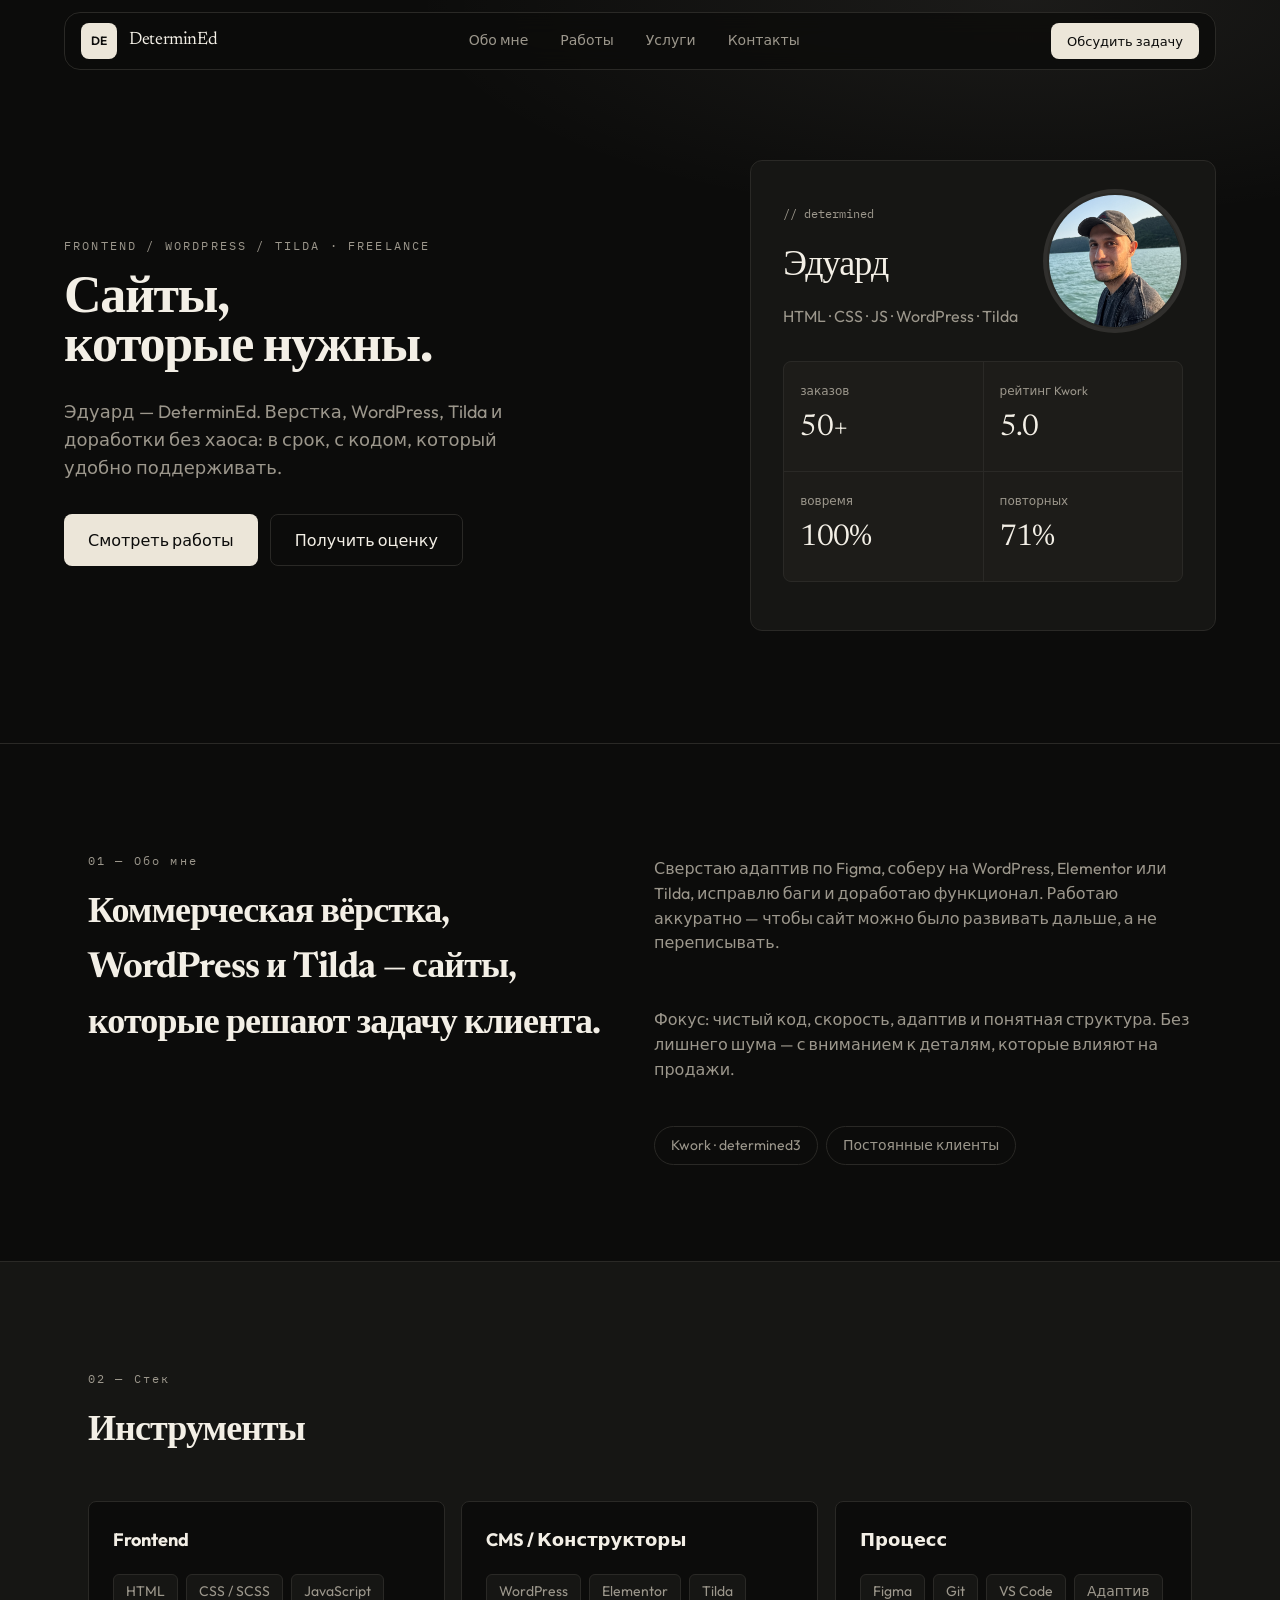
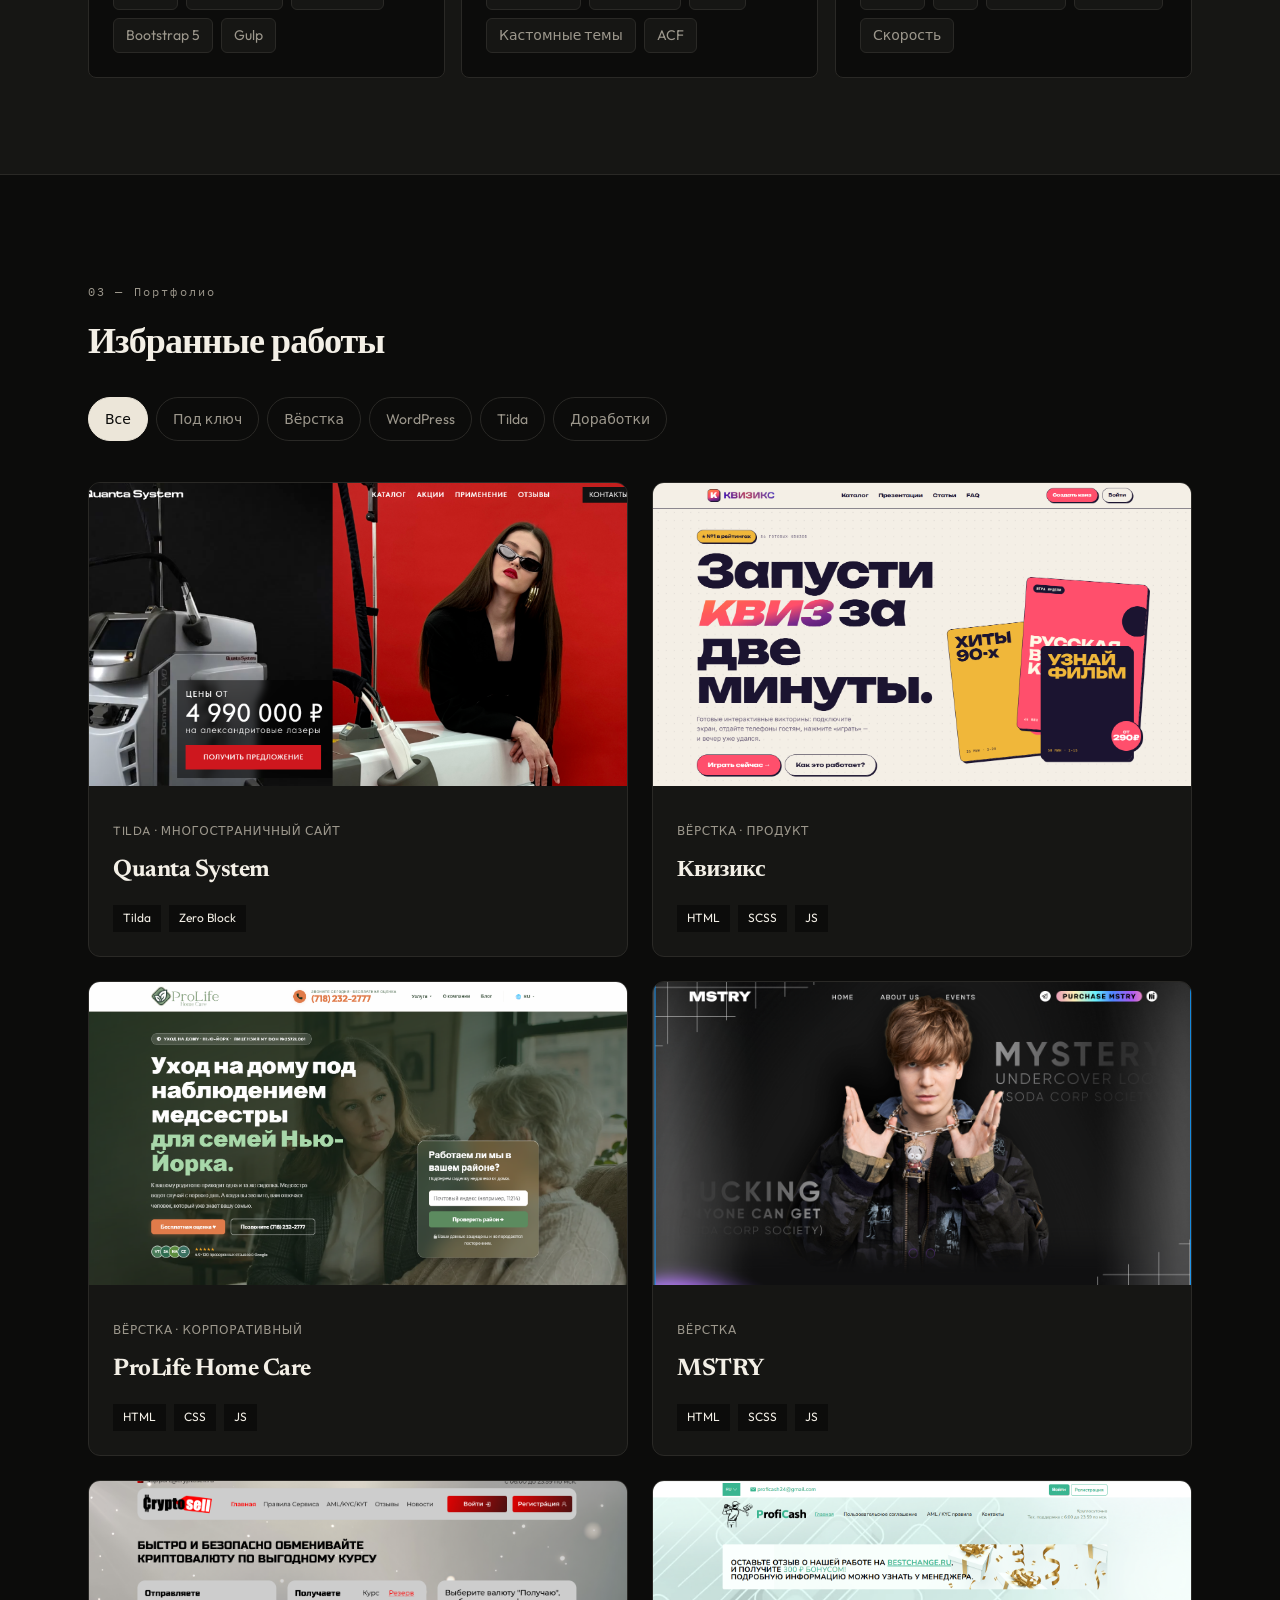
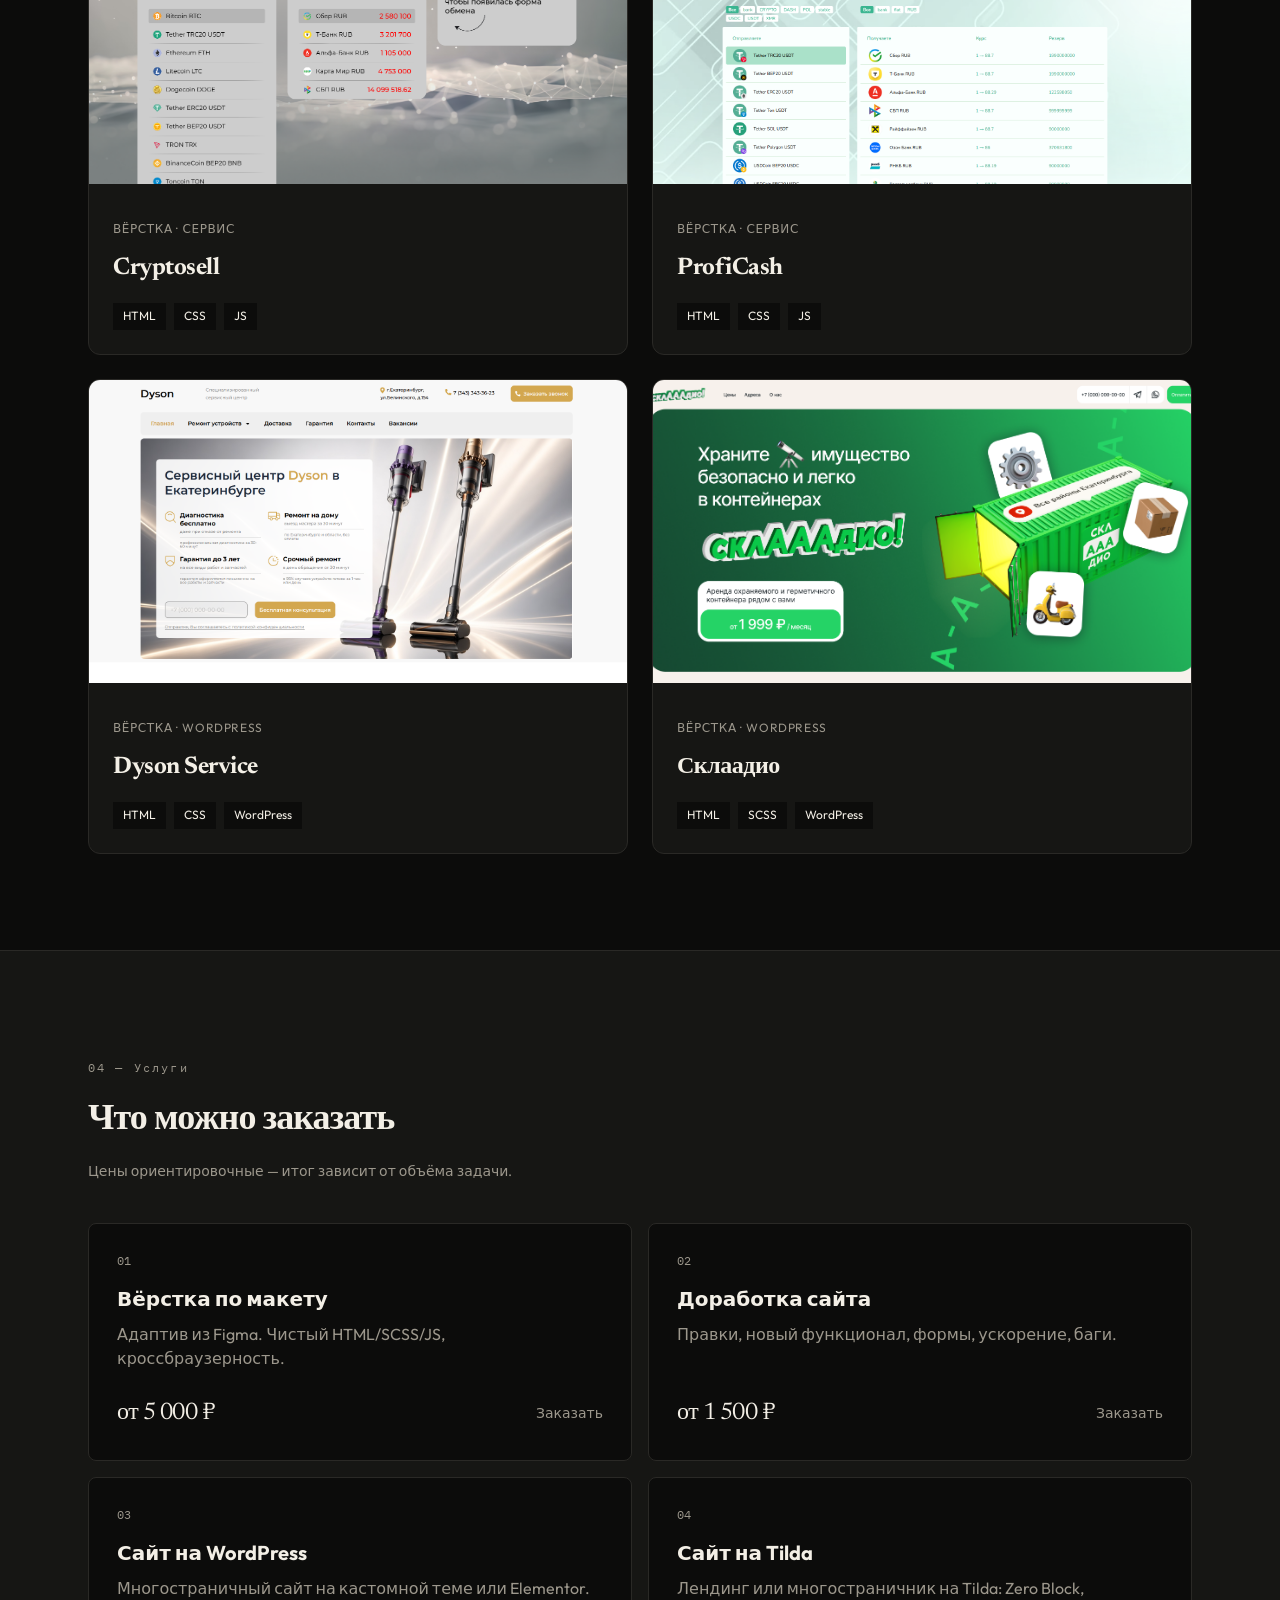
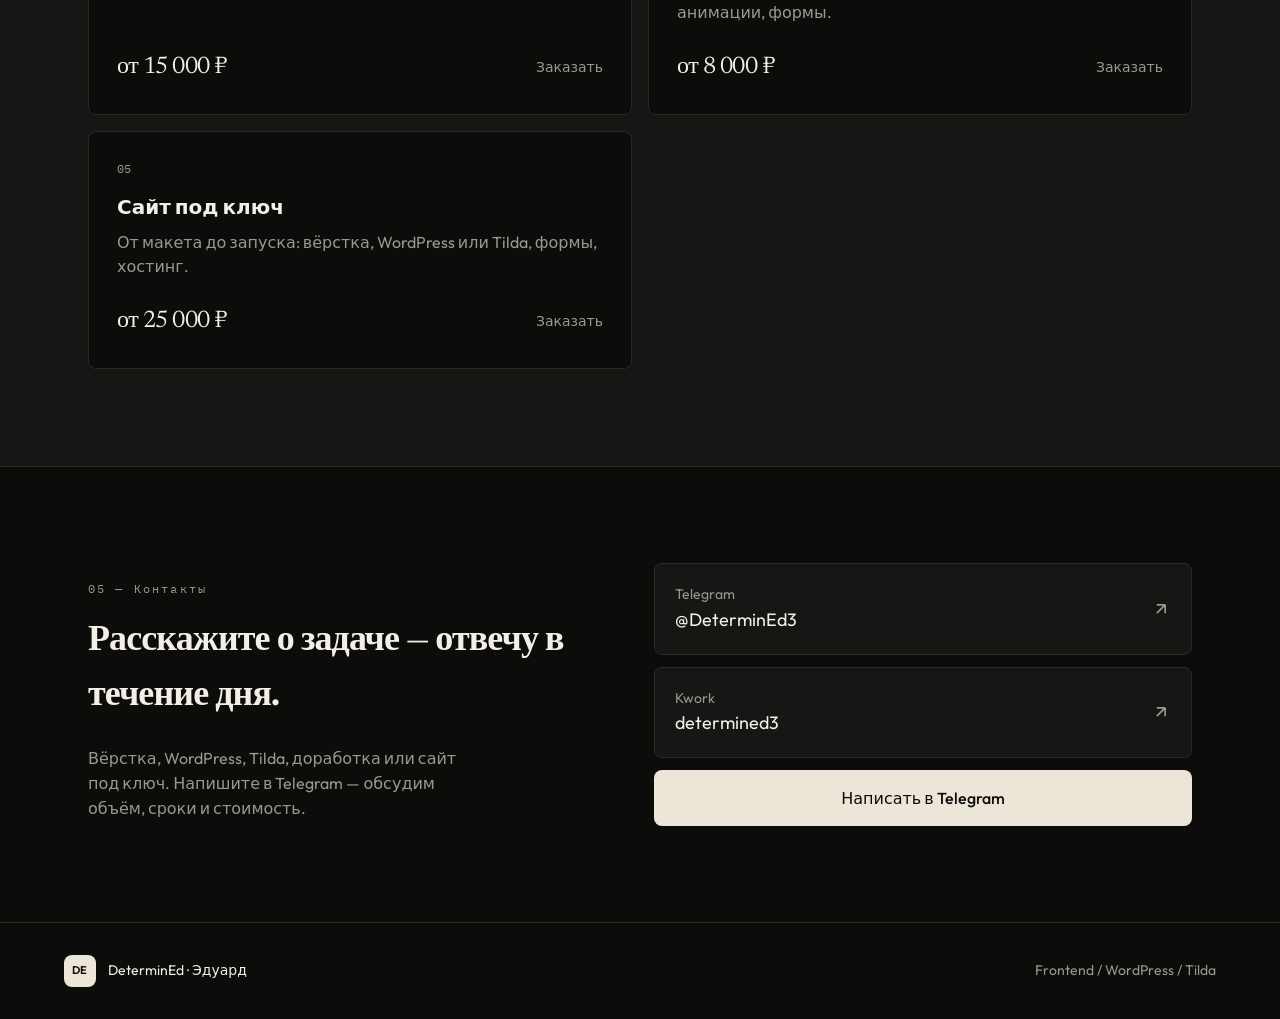
<file: index.html>
<!DOCTYPE html>
<html lang="ru">
<head>
  <meta charset="utf-8" />
  <meta name="viewport" content="width=device-width, initial-scale=1" />
  <title>DeterminEd — Эдуард</title>
  <meta name="description" content="Эдуард — Frontend, WordPress и Tilda. Верстка, сайты под ключ, доработки." />
  <meta name="theme-color" content="#0C0C0B" />
  <link rel="icon" type="image/svg+xml" href="favicon.svg" />
  <link rel="preconnect" href="https://fonts.googleapis.com" />
  <link rel="preconnect" href="https://fonts.gstatic.com" crossorigin />
  <link href="https://fonts.googleapis.com/css2?family=IBM+Plex+Mono:wght@400;500&family=Newsreader:opsz,wght@6..72,500;6..72,600&family=Outfit:wght@400;500;600&display=swap" rel="stylesheet" />
  <link rel="stylesheet" href="css/styles.css" />
</head>
<body>
  <!-- Header -->
  <header class="site-header">
    <div class="nav-bar">
      <a href="index.html" class="logo">
        <span class="logo-mark">DE</span>
        <span class="logo-text">DeterminEd</span>
      </a>
      <nav class="nav-links">
        <a href="#about">Обо мне</a>
        <a href="#work">Работы</a>
        <a href="#services">Услуги</a>
        <a href="#contact">Контакты</a>
      </nav>
      <div class="nav-cta">
        <a href="#contact" class="btn btn-primary btn-sm">Обсудить задачу</a>
      </div>
      <button type="button" class="menu-btn" id="menu-btn" aria-label="Открыть меню" aria-expanded="false">
        <svg width="20" height="20" viewBox="0 0 24 24" fill="none" stroke="currentColor" stroke-width="2"><path d="M4 6h16M4 12h16M4 18h16"/></svg>
      </button>
    </div>
    <div class="mobile-menu" id="mobile-menu">
      <nav style="padding:0.75rem">
        <a href="#about">Обо мне</a>
        <a href="#work">Работы</a>
        <a href="#services">Услуги</a>
        <a href="#contact">Контакты</a>
        <a href="#contact" class="btn btn-primary">Обсудить задачу</a>
      </nav>
    </div>
  </header>

  <!-- Hero -->
  <section class="hero">
    <div class="hero-grid">
      <div class="hero-animate">
        <p class="font-mono text-xs text-muted uppercase" style="letter-spacing:0.18em">Frontend / WordPress / Tilda · freelance</p>
        <h1 class="font-display text-5xl leading-tight tracking-tight" style="margin:1.25rem 0 0">
          Сайты,<br />которые нужны.
        </h1>
        <p class="text-lg text-muted" style="margin:1.5rem 0 0; max-width:28rem">
          Эдуард — DeterminEd. Верстка, WordPress, Tilda и доработки без хаоса: в срок, с кодом, который удобно поддерживать.
        </p>
        <div class="hero-animate-delay" style="margin-top:2rem; display:flex; flex-wrap:wrap; gap:0.75rem">
          <a href="#work" class="btn btn-primary btn-lg">Смотреть работы</a>
          <a href="#contact" class="btn btn-outline btn-lg">Получить оценку</a>
        </div>
      </div>
      <div class="hero-card hero-animate hero-animate-delay-2">
        <div class="hero-card-top">
          <div>
            <p class="font-mono text-xs text-muted">// determined</p>
            <p class="font-display text-4xl tracking-tight" style="margin:1rem 0 0">Эдуард</p>
            <p class="text-muted" style="margin:0.5rem 0 0">HTML · CSS · JS · WordPress · Tilda</p>
          </div>
          <div class="hero-avatar-wrap">
            <img src="images/avatar.jpg" alt="Эдуард" class="hero-avatar" width="96" height="96" />
          </div>
        </div>
        <dl class="stats">
          <div><dt>заказов</dt><dd>50+</dd></div>
          <div><dt>рейтинг Kwork</dt><dd>5.0</dd></div>
          <div><dt>вовремя</dt><dd>100%</dd></div>
          <div><dt>повторных</dt><dd>71%</dd></div>
        </dl>
      </div>
    </div>
  </section>

  <!-- About -->
  <section id="about" class="section">
    <div class="container about-grid" style="display:grid; gap:1.75rem">
      <div class="reveal">
        <p class="section-label">01 — Обо мне</p>
        <h2 class="font-display text-4xl tracking-tight" style="margin:1rem 0 0">
          Коммерческая вёрстка, WordPress и Tilda — сайты, которые решают задачу клиента.
        </h2>
      </div>
      <div class="text-muted reveal reveal-delay-2" style="display:flex; flex-direction:column; gap:1.25rem">
        <p>Сверстаю адаптив по Figma, соберу на WordPress, Elementor или Tilda, исправлю баги и доработаю функционал. Работаю аккуратно — чтобы сайт можно было развивать дальше, а не переписывать.</p>
        <p>Фокус: чистый код, скорость, адаптив и понятная структура. Без лишнего шума — с вниманием к деталям, которые влияют на продажи.</p>
        <div style="display:flex; flex-wrap:wrap; gap:0.5rem; padding-top:0.5rem">
          <a href="https://kwork.ru/user/determined3" target="_blank" rel="noreferrer" class="pill">Kwork · determined3</a>
          <span class="pill text-muted">Постоянные клиенты</span>
        </div>
      </div>
    </div>
  </section>

  <!-- Stack -->
  <section id="stack" class="section" style="background:var(--surface)">
    <div class="container">
      <div class="reveal">
        <p class="section-label">02 — Стек</p>
        <h2 class="font-display text-4xl tracking-tight" style="margin:1rem 0 0">Инструменты</h2>
      </div>
      <div class="stack-grid">
        <article class="stack-card reveal-scale reveal-delay-1">
          <h3 class="text-lg" style="margin:0">Frontend</h3>
          <div style="margin-top:1.25rem; display:flex; flex-wrap:wrap; gap:0.5rem">
            <span class="tag">HTML</span>
            <span class="tag">CSS / SCSS</span>
            <span class="tag">JavaScript</span>
            <span class="tag">Bootstrap 5</span>
            <span class="tag">Gulp</span>
          </div>
        </article>
        <article class="stack-card reveal-scale reveal-delay-2">
          <h3 class="text-lg" style="margin:0">CMS / Конструкторы</h3>
          <div style="margin-top:1.25rem; display:flex; flex-wrap:wrap; gap:0.5rem">
            <span class="tag">WordPress</span>
            <span class="tag">Elementor</span>
            <span class="tag">Tilda</span>
            <span class="tag">Кастомные темы</span>
            <span class="tag">ACF</span>
          </div>
        </article>
        <article class="stack-card reveal-scale reveal-delay-3">
          <h3 class="text-lg" style="margin:0">Процесс</h3>
          <div style="margin-top:1.25rem; display:flex; flex-wrap:wrap; gap:0.5rem">
            <span class="tag">Figma</span>
            <span class="tag">Git</span>
            <span class="tag">VS Code</span>
            <span class="tag">Адаптив</span>
            <span class="tag">Скорость</span>
          </div>
        </article>
      </div>
    </div>
  </section>

  <!-- Work -->
  <section id="work" class="section">
    <div class="container">
      <div class="reveal" style="display:flex; flex-direction:column; gap:1.5rem">
        <div>
          <p class="section-label">03 — Портфолио</p>
          <h2 class="font-display text-4xl tracking-tight" style="margin:1rem 0 0">Избранные работы</h2>
        </div>
        <div style="display:flex; flex-wrap:wrap; gap:0.5rem">
          <button type="button" class="filter-btn active" data-filter="all">Все</button>
          <button type="button" class="filter-btn" data-filter="full">Под ключ</button>
          <button type="button" class="filter-btn" data-filter="layout">Вёрстка</button>
          <button type="button" class="filter-btn" data-filter="wordpress">WordPress</button>
          <button type="button" class="filter-btn" data-filter="tilda">Tilda</button>
          <button type="button" class="filter-btn" data-filter="fix">Доработки</button>
        </div>
      </div>

      <div class="projects-slider-wrap">
      <div class="projects-grid" id="projects-grid">
        <a href="projects/quanta.html" class="project-card reveal-scale reveal-delay-1" data-categories="tilda layout full">
          <div class="thumb"><img src="images/quanta.png" alt="Quanta System" loading="lazy" /></div>
          <div class="body">
            <p class="text-xs text-muted uppercase" style="letter-spacing:0.05em">Tilda · многостраничный сайт</p>
            <h3>Quanta System</h3>
            <div style="margin-top:1rem; display:flex; flex-wrap:wrap; gap:0.5rem">
              <span class="tag-sm">Tilda</span><span class="tag-sm">Zero Block</span>
            </div>
          </div>
        </a>
        <a href="projects/kviziks.html" class="project-card reveal-scale reveal-delay-2" data-categories="layout full">
          <div class="thumb"><img src="images/kviziks.png" alt="Квизикс" loading="lazy" /></div>
          <div class="body">
            <p class="text-xs text-muted uppercase" style="letter-spacing:0.05em">Вёрстка · продукт</p>
            <h3>Квизикс</h3>
            <div style="margin-top:1rem; display:flex; flex-wrap:wrap; gap:0.5rem">
              <span class="tag-sm">HTML</span><span class="tag-sm">SCSS</span><span class="tag-sm">JS</span>
            </div>
          </div>
        </a>
        <a href="projects/prolife.html" class="project-card reveal-scale reveal-delay-3" data-categories="layout full">
          <div class="thumb"><img src="images/prolife.png" alt="ProLife Home Care" loading="lazy" /></div>
          <div class="body">
            <p class="text-xs text-muted uppercase" style="letter-spacing:0.05em">Вёрстка · корпоративный</p>
            <h3>ProLife Home Care</h3>
            <div style="margin-top:1rem; display:flex; flex-wrap:wrap; gap:0.5rem">
              <span class="tag-sm">HTML</span><span class="tag-sm">CSS</span><span class="tag-sm">JS</span>
            </div>
          </div>
        </a>
        <a href="projects/mstry.html" class="project-card reveal-scale reveal-delay-4" data-categories="layout">
          <div class="thumb"><img src="images/mstry.png" alt="MSTRY" loading="lazy" /></div>
          <div class="body">
            <p class="text-xs text-muted uppercase" style="letter-spacing:0.05em">Вёрстка</p>
            <h3>MSTRY</h3>
            <div style="margin-top:1rem; display:flex; flex-wrap:wrap; gap:0.5rem">
              <span class="tag-sm">HTML</span><span class="tag-sm">SCSS</span><span class="tag-sm">JS</span>
            </div>
          </div>
        </a>
        <a href="projects/cryptosell.html" class="project-card reveal-scale reveal-delay-5" data-categories="layout">
          <div class="thumb"><img src="images/cryptosell.png" alt="Cryptosell" loading="lazy" /></div>
          <div class="body">
            <p class="text-xs text-muted uppercase" style="letter-spacing:0.05em">Вёрстка · сервис</p>
            <h3>Cryptosell</h3>
            <div style="margin-top:1rem; display:flex; flex-wrap:wrap; gap:0.5rem">
              <span class="tag-sm">HTML</span><span class="tag-sm">CSS</span><span class="tag-sm">JS</span>
            </div>
          </div>
        </a>
        <a href="projects/proficash.html" class="project-card reveal-scale reveal-delay-6" data-categories="layout">
          <div class="thumb"><img src="images/proficash.png" alt="ProfiCash" loading="lazy" /></div>
          <div class="body">
            <p class="text-xs text-muted uppercase" style="letter-spacing:0.05em">Вёрстка · сервис</p>
            <h3>ProfiCash</h3>
            <div style="margin-top:1rem; display:flex; flex-wrap:wrap; gap:0.5rem">
              <span class="tag-sm">HTML</span><span class="tag-sm">CSS</span><span class="tag-sm">JS</span>
            </div>
          </div>
        </a>
        <a href="projects/dyson.html" class="project-card reveal-scale reveal-delay-6" data-categories="layout wordpress">
          <div class="thumb"><img src="images/dyson.png" alt="Dyson Service" loading="lazy" /></div>
          <div class="body">
            <p class="text-xs text-muted uppercase" style="letter-spacing:0.05em">Вёрстка · WordPress</p>
            <h3>Dyson Service</h3>
            <div style="margin-top:1rem; display:flex; flex-wrap:wrap; gap:0.5rem">
              <span class="tag-sm">HTML</span><span class="tag-sm">CSS</span><span class="tag-sm">WordPress</span>
            </div>
          </div>
        </a>
        <a href="projects/sklaadio.html" class="project-card reveal-scale reveal-delay-6" data-categories="layout wordpress">
          <div class="thumb"><img src="images/sklaadio.png" alt="Склаадио" loading="lazy" /></div>
          <div class="body">
            <p class="text-xs text-muted uppercase" style="letter-spacing:0.05em">Вёрстка · WordPress</p>
            <h3>Склаадио</h3>
            <div style="margin-top:1rem; display:flex; flex-wrap:wrap; gap:0.5rem">
              <span class="tag-sm">HTML</span><span class="tag-sm">SCSS</span><span class="tag-sm">WordPress</span>
            </div>
          </div>
        </a>
      </div>
      <div class="projects-dots" id="projects-dots" aria-hidden="true"></div>
      <p class="projects-hint">Листай проекты →</p>
    </div>
    </div>
  </section>

  <!-- Services -->
  <section id="services" class="section" style="background:var(--surface)">
    <div class="container">
      <div class="reveal">
        <p class="section-label">04 — Услуги</p>
        <h2 class="font-display text-4xl tracking-tight" style="margin:1rem 0 0">Что можно заказать</h2>
        <p class="text-sm text-muted" style="margin:0.75rem 0 0; max-width:28rem">Цены ориентировочные — итог зависит от объёма задачи.</p>
      </div>
      <div class="services-grid">
        <article class="service-card reveal-scale reveal-delay-1">
          <span class="font-mono text-xs text-muted">01</span>
          <h3 class="text-xl" style="margin:0.75rem 0 0">Вёрстка по макету</h3>
          <p class="text-muted" style="margin:0.5rem 0 0; flex:1">Адаптив из Figma. Чистый HTML/SCSS/JS, кроссбраузерность.</p>
          <div style="margin-top:1.5rem; display:flex; align-items:center; justify-content:space-between">
            <span class="price">от 5 000 ₽</span>
            <a href="#contact" class="text-sm text-muted">Заказать</a>
          </div>
        </article>
        <article class="service-card reveal-scale reveal-delay-2">
          <span class="font-mono text-xs text-muted">02</span>
          <h3 class="text-xl" style="margin:0.75rem 0 0">Доработка сайта</h3>
          <p class="text-muted" style="margin:0.5rem 0 0; flex:1">Правки, новый функционал, формы, ускорение, баги.</p>
          <div style="margin-top:1.5rem; display:flex; align-items:center; justify-content:space-between">
            <span class="price">от 1 500 ₽</span>
            <a href="#contact" class="text-sm text-muted">Заказать</a>
          </div>
        </article>
        <article class="service-card reveal-scale reveal-delay-3">
          <span class="font-mono text-xs text-muted">03</span>
          <h3 class="text-xl" style="margin:0.75rem 0 0">Сайт на WordPress</h3>
          <p class="text-muted" style="margin:0.5rem 0 0; flex:1">Многостраничный сайт на кастомной теме или Elementor.</p>
          <div style="margin-top:1.5rem; display:flex; align-items:center; justify-content:space-between">
            <span class="price">от 15 000 ₽</span>
            <a href="#contact" class="text-sm text-muted">Заказать</a>
          </div>
        </article>
        <article class="service-card reveal-scale reveal-delay-4">
          <span class="font-mono text-xs text-muted">04</span>
          <h3 class="text-xl" style="margin:0.75rem 0 0">Сайт на Tilda</h3>
          <p class="text-muted" style="margin:0.5rem 0 0; flex:1">Лендинг или многостраничник на Tilda: Zero Block, анимации, формы.</p>
          <div style="margin-top:1.5rem; display:flex; align-items:center; justify-content:space-between">
            <span class="price">от 8 000 ₽</span>
            <a href="#contact" class="text-sm text-muted">Заказать</a>
          </div>
        </article>
        <article class="service-card reveal-scale reveal-delay-5">
          <span class="font-mono text-xs text-muted">05</span>
          <h3 class="text-xl" style="margin:0.75rem 0 0">Сайт под ключ</h3>
          <p class="text-muted" style="margin:0.5rem 0 0; flex:1">От макета до запуска: вёрстка, WordPress или Tilda, формы, хостинг.</p>
          <div style="margin-top:1.5rem; display:flex; align-items:center; justify-content:space-between">
            <span class="price">от 25 000 ₽</span>
            <a href="#contact" class="text-sm text-muted">Заказать</a>
          </div>
        </article>
      </div>
    </div>
  </section>

  <!-- Contact -->
  <section id="contact" class="section">
    <div class="container contact-grid" style="display:grid; gap:1.75rem">
      <div class="reveal">
        <p class="section-label">05 — Контакты</p>
        <h2 class="font-display text-4xl tracking-tight" style="margin:1rem 0 0">Расскажите о задаче — отвечу в течение дня.</h2>
        <p class="text-muted" style="margin:1.25rem 0 0; max-width:24rem">
          Вёрстка, WordPress, Tilda, доработка или сайт под ключ. Напишите в Telegram — обсудим объём, сроки и стоимость.
        </p>
      </div>
      <div class="reveal reveal-delay-2" style="display:flex; flex-direction:column; gap:0.75rem">
        <a href="https://t.me/DeterminEd3" target="_blank" rel="noreferrer" class="contact-link">
          <span>
            <span class="text-sm text-muted" style="display:block">Telegram</span>
            <span class="text-lg">@DeterminEd3</span>
          </span>
          <svg width="20" height="20" viewBox="0 0 24 24" fill="none" stroke="currentColor" stroke-width="2" class="text-muted"><path d="M7 17L17 7M17 7H7M17 7v10"/></svg>
        </a>
        <a href="https://kwork.ru/user/determined3" target="_blank" rel="noreferrer" class="contact-link">
          <span>
            <span class="text-sm text-muted" style="display:block">Kwork</span>
            <span class="text-lg">determined3</span>
          </span>
          <svg width="20" height="20" viewBox="0 0 24 24" fill="none" stroke="currentColor" stroke-width="2" class="text-muted"><path d="M7 17L17 7M17 7H7M17 7v10"/></svg>
        </a>
        <a href="https://t.me/DeterminEd3" target="_blank" rel="noreferrer" class="btn btn-primary btn-lg" style="height:3.5rem">Написать в Telegram</a>
      </div>
    </div>
  </section>

  <!-- Footer -->
  <footer class="site-footer">
    <div class="footer-inner">
      <div style="display:flex; align-items:center; gap:0.75rem">
        <span class="logo-mark" style="width:2rem;height:2rem;font-size:0.7rem">DE</span>
        <span class="text-sm">DeterminEd · Эдуард</span>
      </div>
      <p class="text-sm text-muted" style="margin:0">Frontend / WordPress / Tilda</p>
    </div>
  </footer>

  <script src="js/main.js"></script>
</body>
</html>
</file>
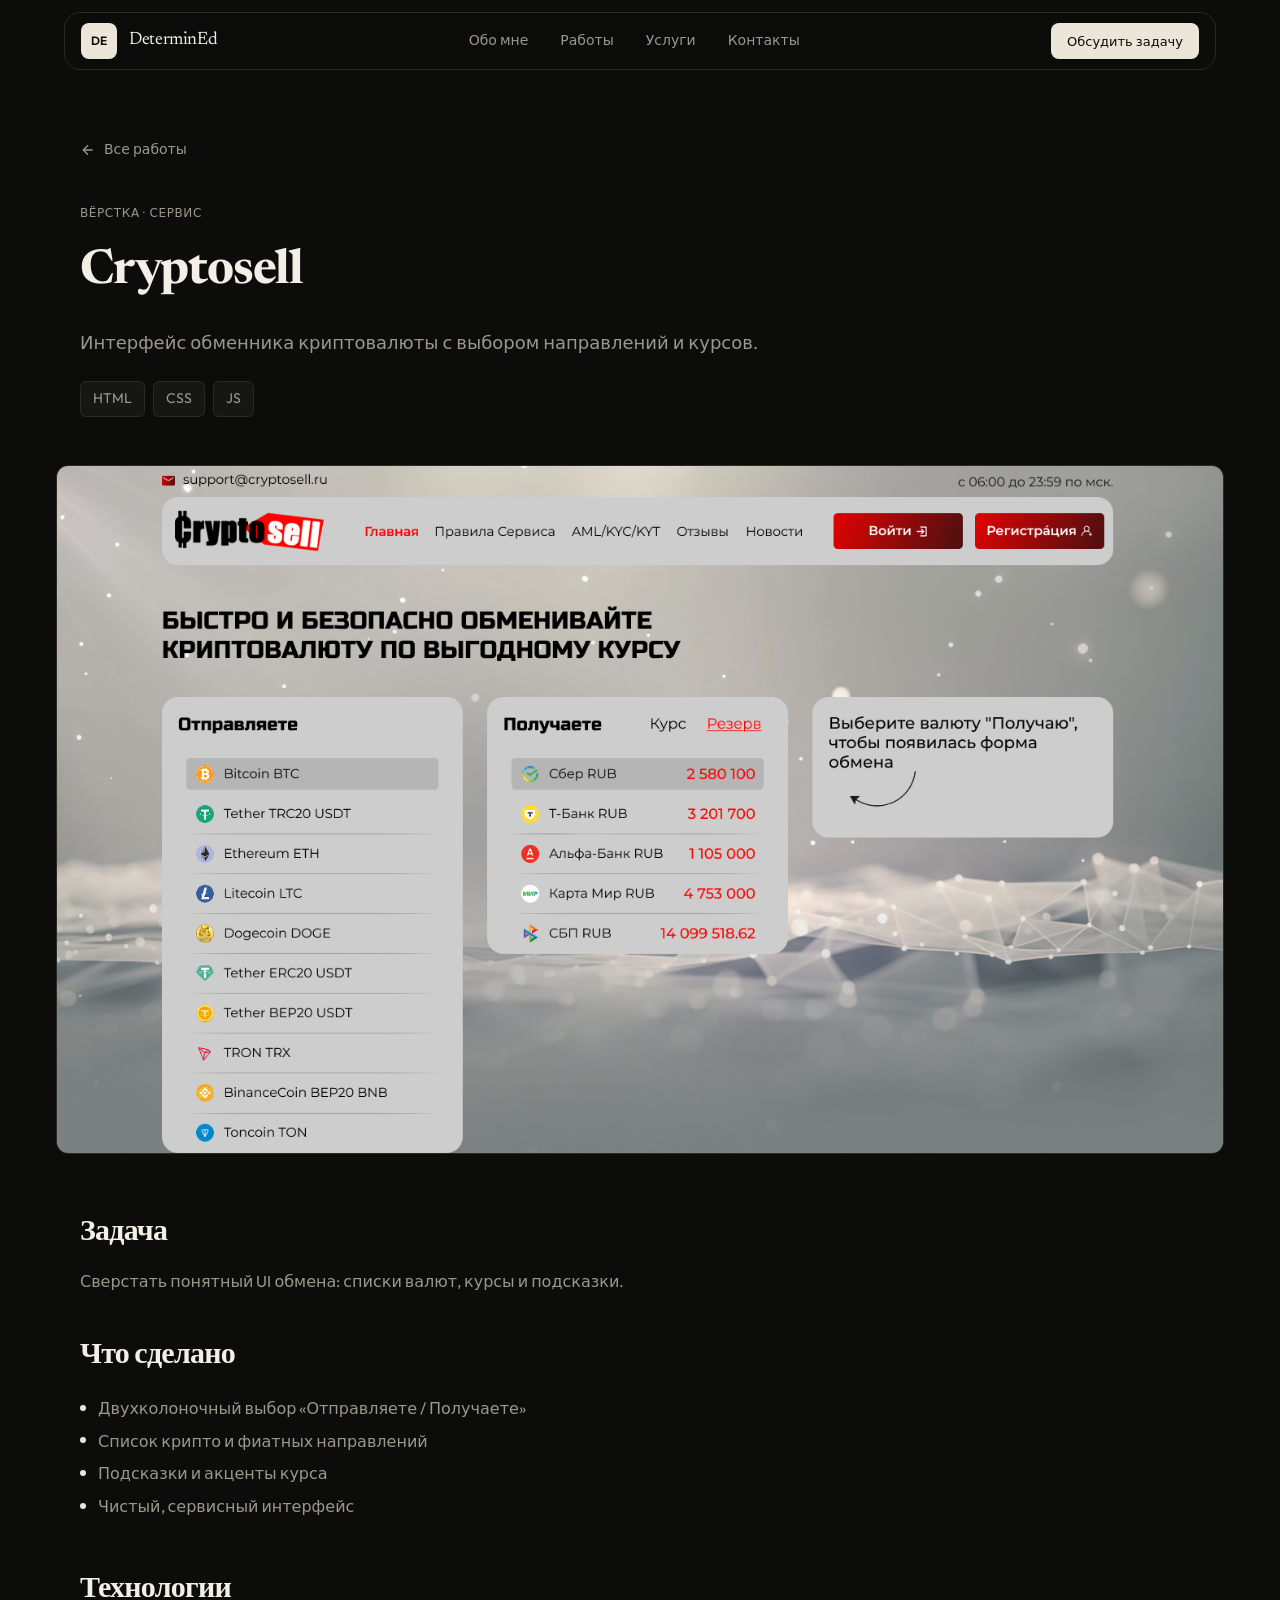
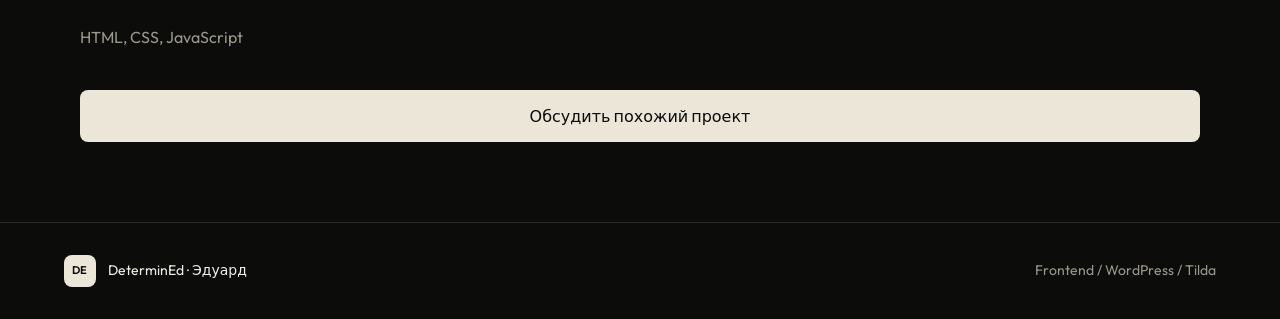
<file: projects/cryptosell.html>
<!DOCTYPE html>
<html lang="ru">
<head>
  <meta charset="utf-8" />
  <meta name="viewport" content="width=device-width, initial-scale=1" />
  <title>Cryptosell — DeterminEd</title>
  <meta name="description" content="Интерфейс обменника криптовалюты с выбором направлений и курсов." />
  <meta name="theme-color" content="#0C0C0B" />
  <link rel="icon" type="image/svg+xml" href="../favicon.svg" />
  <link rel="preconnect" href="https://fonts.googleapis.com" />
  <link rel="preconnect" href="https://fonts.gstatic.com" crossorigin />
  <link href="https://fonts.googleapis.com/css2?family=IBM+Plex+Mono:wght@400;500&family=Newsreader:opsz,wght@6..72,500;6..72,600&family=Outfit:wght@400;500;600&display=swap" rel="stylesheet" />
  <link rel="stylesheet" href="../css/styles.css" />
</head>
<body>
  <header class="site-header">
    <div class="nav-bar">
      <a href="../index.html" class="logo">
        <span class="logo-mark">DE</span>
        <span class="logo-text">DeterminEd</span>
      </a>
      <nav class="nav-links">
        <a href="../index.html#about">Обо мне</a>
        <a href="../index.html#work">Работы</a>
        <a href="../index.html#services">Услуги</a>
        <a href="../index.html#contact">Контакты</a>
      </nav>
      <div class="nav-cta">
        <a href="../index.html#contact" class="btn btn-primary btn-sm">Обсудить задачу</a>
      </div>
      <button type="button" class="menu-btn" id="menu-btn" aria-label="Открыть меню" aria-expanded="false">
        <svg width="20" height="20" viewBox="0 0 24 24" fill="none" stroke="currentColor" stroke-width="2"><path d="M4 6h16M4 12h16M4 18h16"/></svg>
      </button>
    </div>
    <div class="mobile-menu" id="mobile-menu">
      <nav style="padding:0.75rem">
        <a href="../index.html#about">Обо мне</a>
        <a href="../index.html#work">Работы</a>
        <a href="../index.html#services">Услуги</a>
        <a href="../index.html#contact">Контакты</a>
        <a href="../index.html#contact" class="btn btn-primary">Обсудить задачу</a>
      </nav>
    </div>
  </header>

  <article class="project-page">
    <div class="container reveal" style="max-width:73rem">
      <a href="../index.html#work" class="back-link">
        <svg width="16" height="16" viewBox="0 0 24 24" fill="none" stroke="currentColor" stroke-width="2"><path d="M19 12H5M12 19l-7-7 7-7"/></svg>
        Все работы
      </a>
      <p class="text-xs text-muted uppercase" style="margin-top:2rem; letter-spacing:0.05em">Вёрстка · сервис</p>
      <h1 class="font-display text-5xl tracking-tight" style="margin:0.75rem 0 0">Cryptosell</h1>
      <p class="text-lg text-muted" style="margin:1.25rem 0 0">Интерфейс обменника криптовалюты с выбором направлений и курсов.</p>
      <div style="margin-top:1.5rem; display:flex; flex-wrap:wrap; gap:0.5rem">
        <span class="tag">HTML</span><span class="tag">CSS</span><span class="tag">JS</span>
      </div>
    </div>

    <div class="project-hero-img reveal-scale reveal-delay-2">
      <img src="../images/cryptosell.png" alt="Cryptosell" />
    </div>

    <div class="container reveal reveal-delay-3" style="max-width:73rem; margin-top:3.5rem; display:flex; flex-direction:column; gap:2.5rem">
      <section>
        <h2 class="font-display text-3xl tracking-tight" style="margin:0">Задача</h2>
        <p class="text-muted" style="margin:0.75rem 0 0">Сверстать понятный UI обмена: списки валют, курсы и подсказки.</p>
      </section>
      <section>
        <h2 class="font-display text-3xl tracking-tight" style="margin:0">Что сделано</h2>
        <ul class="done-list">
          <li>Двухколоночный выбор «Отправляете / Получаете»</li><li>Список крипто и фиатных направлений</li><li>Подсказки и акценты курса</li><li>Чистый, сервисный интерфейс</li>
        </ul>
      </section>
      <section>
        <h2 class="font-display text-3xl tracking-tight" style="margin:0">Технологии</h2>
        <p class="text-muted" style="margin:0.75rem 0 0">HTML, CSS, JavaScript</p>
      </section>
      <a href="../index.html#contact" class="btn btn-primary btn-lg">Обсудить похожий проект</a>
    </div>
  </article>

  <footer class="site-footer">
    <div class="footer-inner">
      <div style="display:flex; align-items:center; gap:0.75rem">
        <span class="logo-mark" style="width:2rem;height:2rem;font-size:0.7rem">DE</span>
        <span class="text-sm">DeterminEd · Эдуард</span>
      </div>
      <p class="text-sm text-muted" style="margin:0">Frontend / WordPress / Tilda</p>
    </div>
  </footer>
  <script src="../js/main.js"></script>
</body>
</html>
</file>
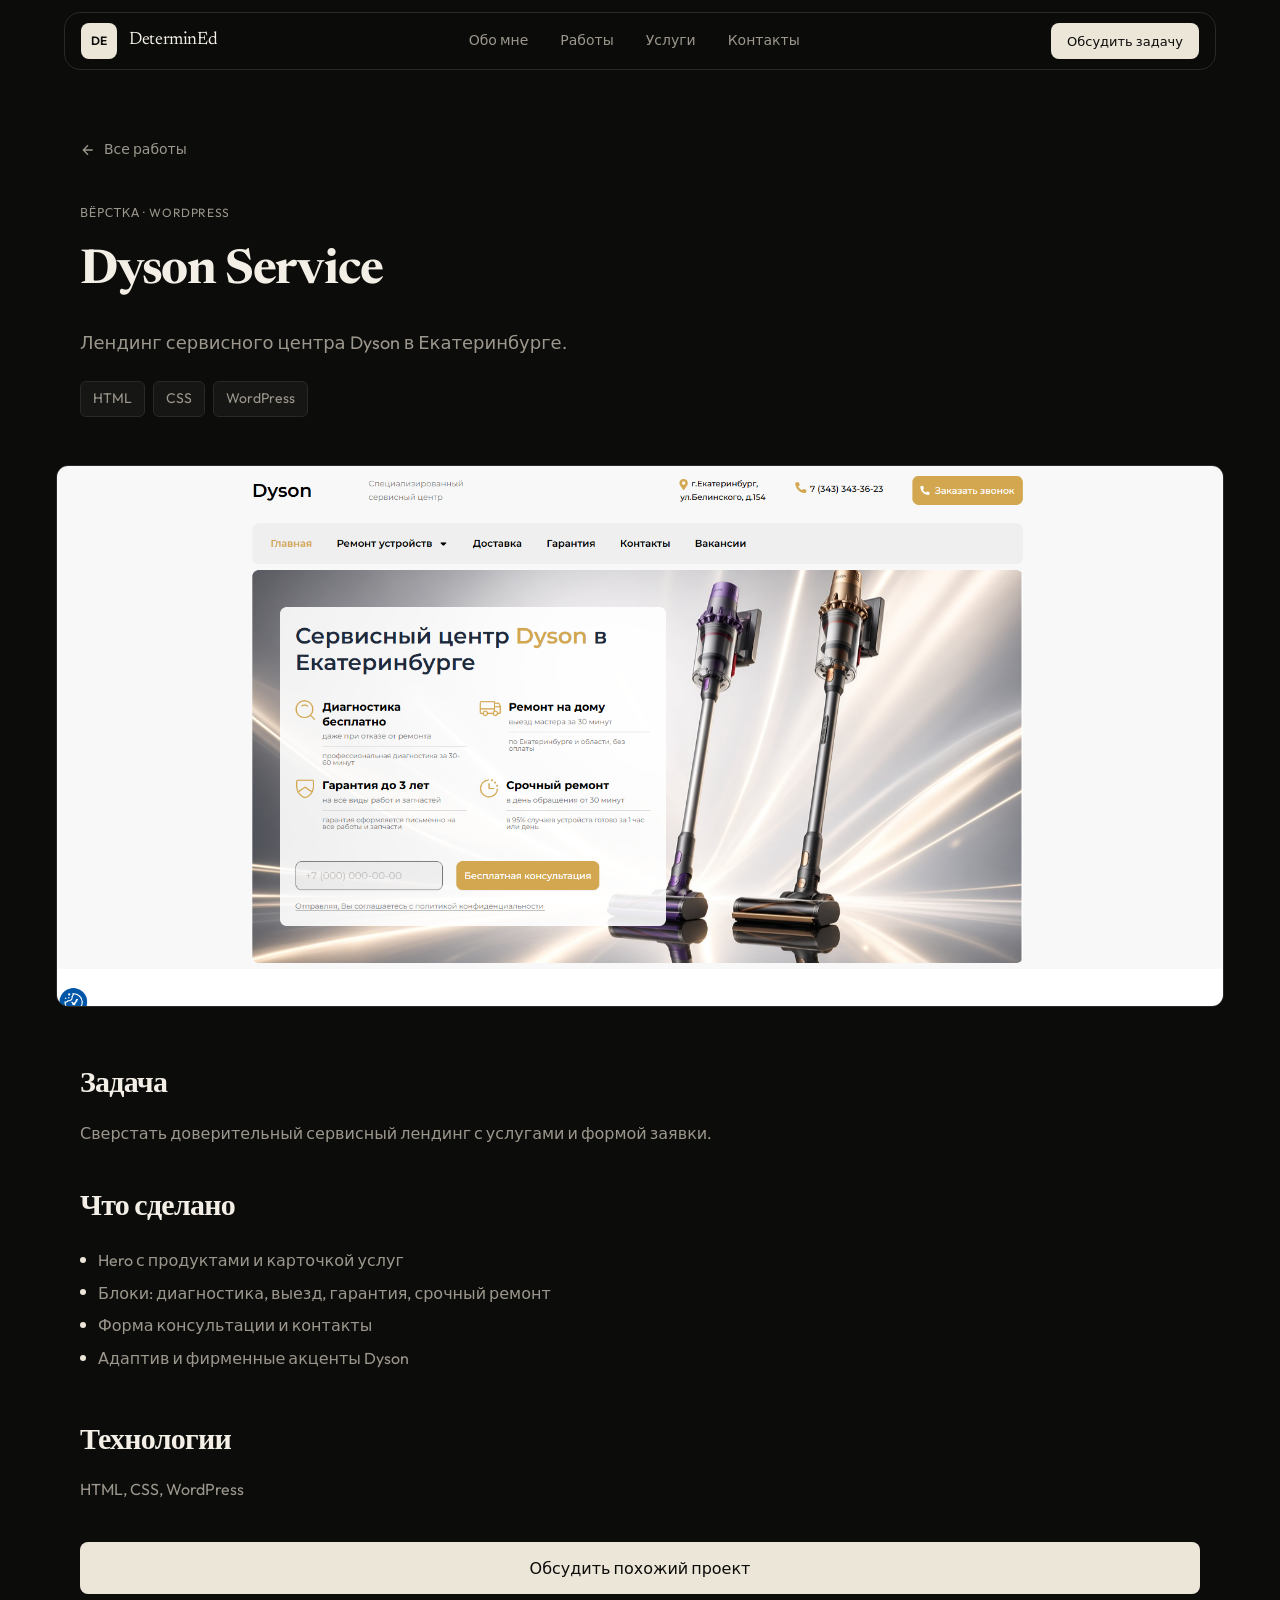
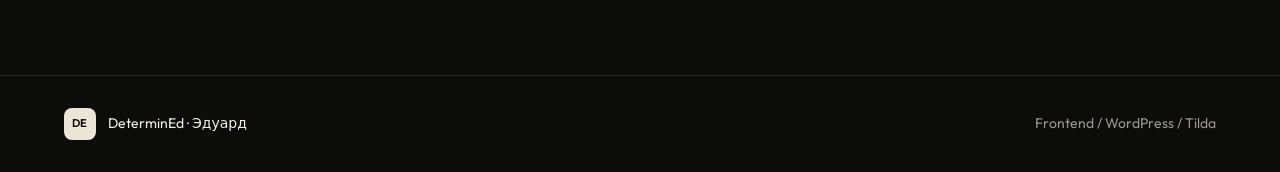
<file: projects/dyson.html>
<!DOCTYPE html>
<html lang="ru">
<head>
  <meta charset="utf-8" />
  <meta name="viewport" content="width=device-width, initial-scale=1" />
  <title>Dyson Service — DeterminEd</title>
  <meta name="description" content="Лендинг сервисного центра Dyson в Екатеринбурге." />
  <meta name="theme-color" content="#0C0C0B" />
  <link rel="icon" type="image/svg+xml" href="../favicon.svg" />
  <link rel="preconnect" href="https://fonts.googleapis.com" />
  <link rel="preconnect" href="https://fonts.gstatic.com" crossorigin />
  <link href="https://fonts.googleapis.com/css2?family=IBM+Plex+Mono:wght@400;500&family=Newsreader:opsz,wght@6..72,500;6..72,600&family=Outfit:wght@400;500;600&display=swap" rel="stylesheet" />
  <link rel="stylesheet" href="../css/styles.css" />
</head>
<body>
  <header class="site-header">
    <div class="nav-bar">
      <a href="../index.html" class="logo">
        <span class="logo-mark">DE</span>
        <span class="logo-text">DeterminEd</span>
      </a>
      <nav class="nav-links">
        <a href="../index.html#about">Обо мне</a>
        <a href="../index.html#work">Работы</a>
        <a href="../index.html#services">Услуги</a>
        <a href="../index.html#contact">Контакты</a>
      </nav>
      <div class="nav-cta">
        <a href="../index.html#contact" class="btn btn-primary btn-sm">Обсудить задачу</a>
      </div>
      <button type="button" class="menu-btn" id="menu-btn" aria-label="Открыть меню" aria-expanded="false">
        <svg width="20" height="20" viewBox="0 0 24 24" fill="none" stroke="currentColor" stroke-width="2"><path d="M4 6h16M4 12h16M4 18h16"/></svg>
      </button>
    </div>
    <div class="mobile-menu" id="mobile-menu">
      <nav style="padding:0.75rem">
        <a href="../index.html#about">Обо мне</a>
        <a href="../index.html#work">Работы</a>
        <a href="../index.html#services">Услуги</a>
        <a href="../index.html#contact">Контакты</a>
        <a href="../index.html#contact" class="btn btn-primary">Обсудить задачу</a>
      </nav>
    </div>
  </header>

  <article class="project-page">
    <div class="container reveal" style="max-width:73rem">
      <a href="../index.html#work" class="back-link">
        <svg width="16" height="16" viewBox="0 0 24 24" fill="none" stroke="currentColor" stroke-width="2"><path d="M19 12H5M12 19l-7-7 7-7"/></svg>
        Все работы
      </a>
      <p class="text-xs text-muted uppercase" style="margin-top:2rem; letter-spacing:0.05em">Вёрстка · WordPress</p>
      <h1 class="font-display text-5xl tracking-tight" style="margin:0.75rem 0 0">Dyson Service</h1>
      <p class="text-lg text-muted" style="margin:1.25rem 0 0">Лендинг сервисного центра Dyson в Екатеринбурге.</p>
      <div style="margin-top:1.5rem; display:flex; flex-wrap:wrap; gap:0.5rem">
        <span class="tag">HTML</span><span class="tag">CSS</span><span class="tag">WordPress</span>
      </div>
    </div>

    <div class="project-hero-img reveal-scale reveal-delay-2">
      <img src="../images/dyson.png" alt="Dyson Service" />
    </div>

    <div class="container reveal reveal-delay-3" style="max-width:73rem; margin-top:3.5rem; display:flex; flex-direction:column; gap:2.5rem">
      <section>
        <h2 class="font-display text-3xl tracking-tight" style="margin:0">Задача</h2>
        <p class="text-muted" style="margin:0.75rem 0 0">Сверстать доверительный сервисный лендинг с услугами и формой заявки.</p>
      </section>
      <section>
        <h2 class="font-display text-3xl tracking-tight" style="margin:0">Что сделано</h2>
        <ul class="done-list">
          <li>Hero с продуктами и карточкой услуг</li><li>Блоки: диагностика, выезд, гарантия, срочный ремонт</li><li>Форма консультации и контакты</li><li>Адаптив и фирменные акценты Dyson</li>
        </ul>
      </section>
      <section>
        <h2 class="font-display text-3xl tracking-tight" style="margin:0">Технологии</h2>
        <p class="text-muted" style="margin:0.75rem 0 0">HTML, CSS, WordPress</p>
      </section>
      <a href="../index.html#contact" class="btn btn-primary btn-lg">Обсудить похожий проект</a>
    </div>
  </article>

  <footer class="site-footer">
    <div class="footer-inner">
      <div style="display:flex; align-items:center; gap:0.75rem">
        <span class="logo-mark" style="width:2rem;height:2rem;font-size:0.7rem">DE</span>
        <span class="text-sm">DeterminEd · Эдуард</span>
      </div>
      <p class="text-sm text-muted" style="margin:0">Frontend / WordPress / Tilda</p>
    </div>
  </footer>
  <script src="../js/main.js"></script>
</body>
</html>
</file>
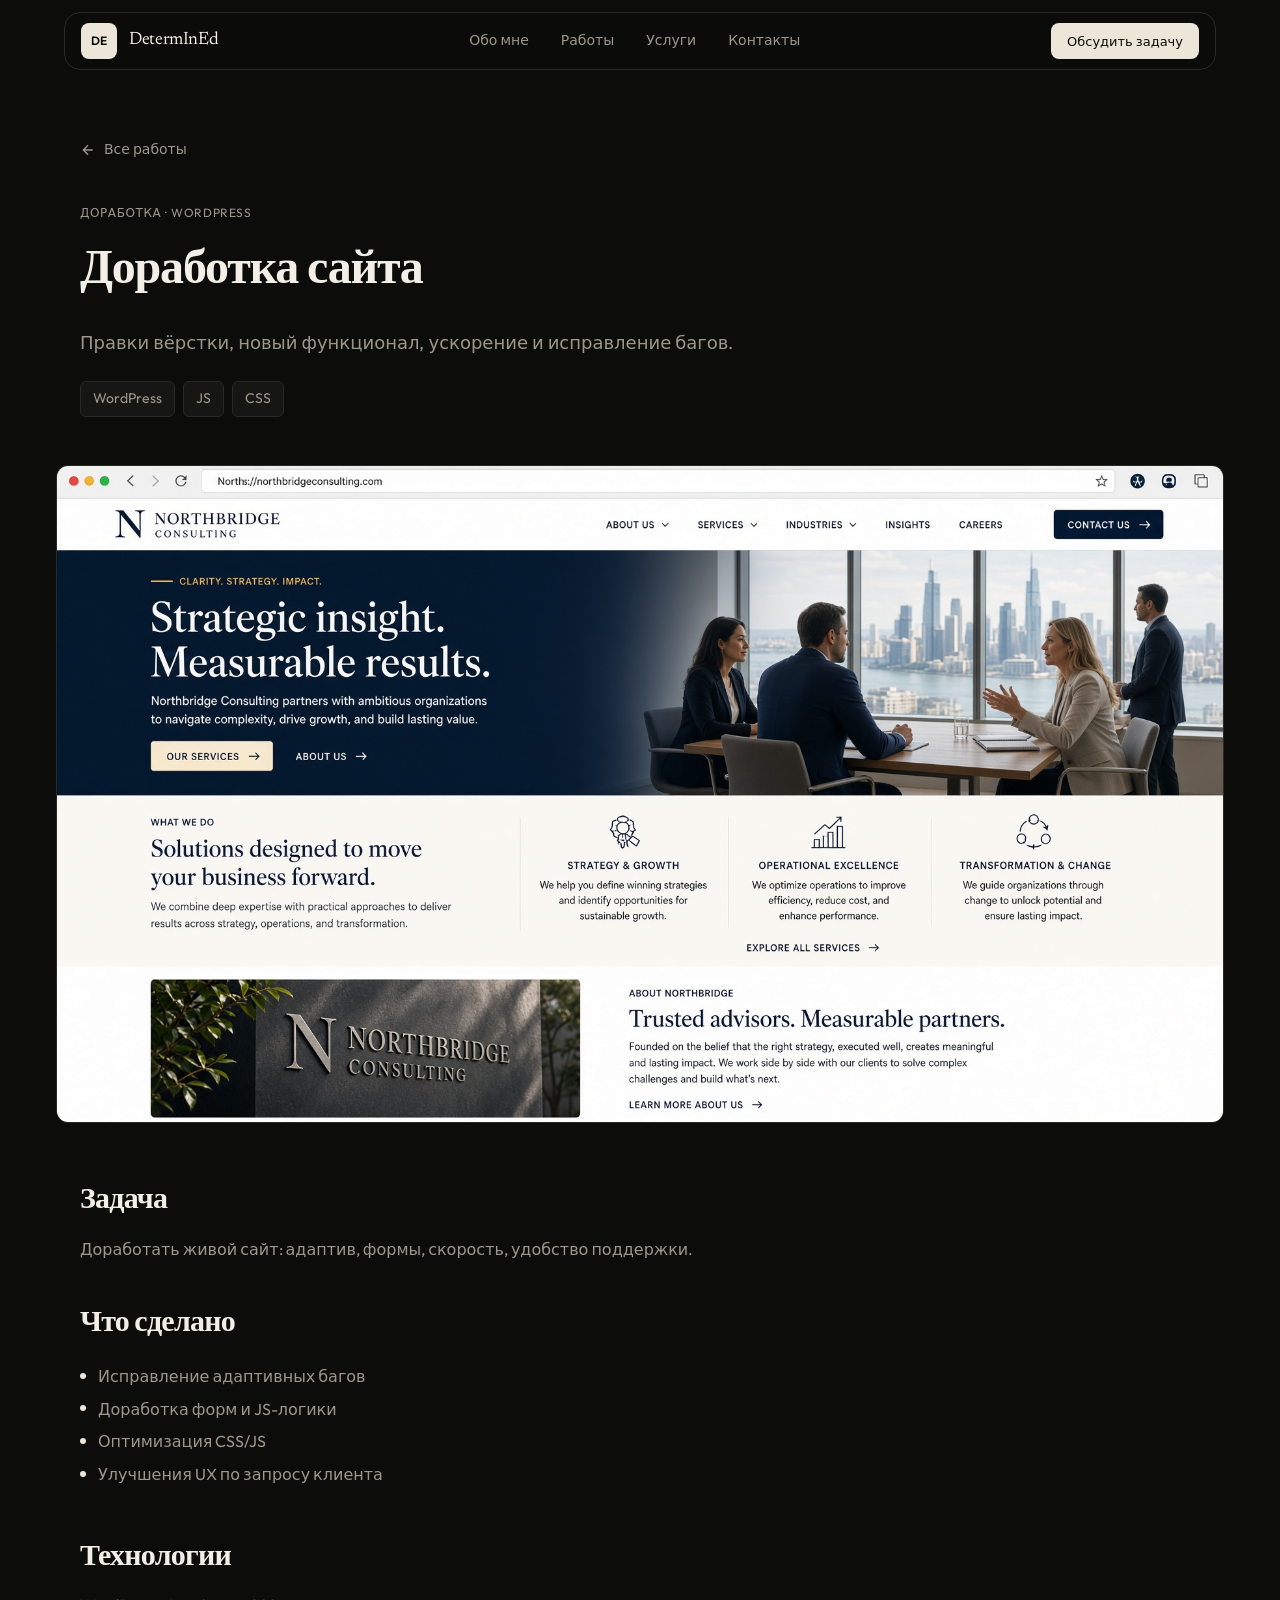
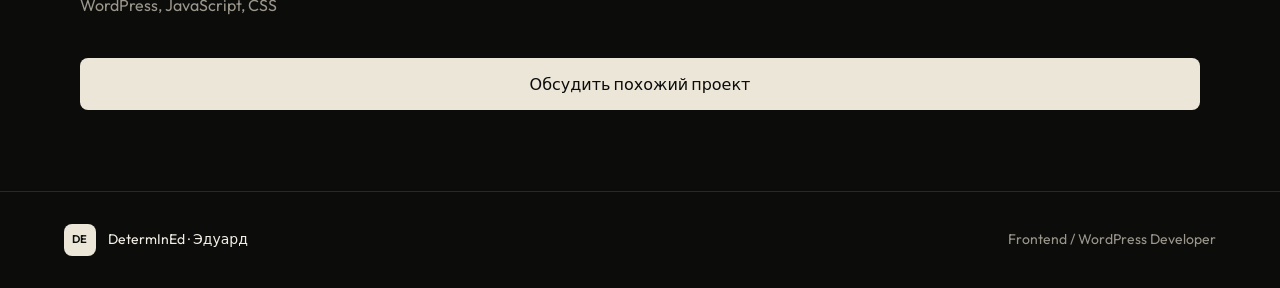
<file: projects/fix-example.html>
<!DOCTYPE html>
<html lang="ru">
<head>
  <meta charset="utf-8" />
  <meta name="viewport" content="width=device-width, initial-scale=1" />
  <title>Доработка сайта — DetermInEd</title>
  <meta name="description" content="Правки вёрстки, новый функционал, ускорение и исправление багов." />
  <meta name="theme-color" content="#0C0C0B" />
  <link rel="icon" type="image/svg+xml" href="../favicon.svg" />
  <link rel="preconnect" href="https://fonts.googleapis.com" />
  <link rel="preconnect" href="https://fonts.gstatic.com" crossorigin />
  <link href="https://fonts.googleapis.com/css2?family=IBM+Plex+Mono:wght@400;500&family=Newsreader:opsz,wght@6..72,500;6..72,600&family=Outfit:wght@400;500;600&display=swap" rel="stylesheet" />
  <link rel="stylesheet" href="../css/styles.css" />
</head>
<body>
  <header class="site-header">
    <div class="nav-bar">
      <a href="../index.html" class="logo">
        <span class="logo-mark">DE</span>
        <span class="logo-text">DetermInEd</span>
      </a>
      <nav class="nav-links">
        <a href="../index.html#about">Обо мне</a>
        <a href="../index.html#work">Работы</a>
        <a href="../index.html#services">Услуги</a>
        <a href="../index.html#contact">Контакты</a>
      </nav>
      <div class="nav-cta">
        <a href="../index.html#contact" class="btn btn-primary btn-sm">Обсудить задачу</a>
      </div>
      <button type="button" class="menu-btn" id="menu-btn" aria-label="Открыть меню" aria-expanded="false">
        <svg width="20" height="20" viewBox="0 0 24 24" fill="none" stroke="currentColor" stroke-width="2"><path d="M4 6h16M4 12h16M4 18h16"/></svg>
      </button>
    </div>
    <div class="mobile-menu" id="mobile-menu">
      <nav style="padding:0.75rem">
        <a href="../index.html#about">Обо мне</a>
        <a href="../index.html#work">Работы</a>
        <a href="../index.html#services">Услуги</a>
        <a href="../index.html#contact">Контакты</a>
        <a href="../index.html#contact" class="btn btn-primary">Обсудить задачу</a>
      </nav>
    </div>
  </header>

  <article class="project-page">
    <div class="container reveal" style="max-width:73rem">
      <a href="../index.html#work" class="back-link">
        <svg width="16" height="16" viewBox="0 0 24 24" fill="none" stroke="currentColor" stroke-width="2"><path d="M19 12H5M12 19l-7-7 7-7"/></svg>
        Все работы
      </a>
      <p class="text-xs text-muted uppercase" style="margin-top:2rem; letter-spacing:0.05em">Доработка · WordPress</p>
      <h1 class="font-display text-5xl tracking-tight" style="margin:0.75rem 0 0">Доработка сайта</h1>
      <p class="text-lg text-muted" style="margin:1.25rem 0 0">Правки вёрстки, новый функционал, ускорение и исправление багов.</p>
      <div style="margin-top:1.5rem; display:flex; flex-wrap:wrap; gap:0.5rem">
        <span class="tag">WordPress</span><span class="tag">JS</span><span class="tag">CSS</span>
      </div>
    </div>

    <div class="project-hero-img reveal-scale reveal-delay-2">
      <img src="../images/fix.jpg" alt="Доработка сайта" />
    </div>

    <div class="container reveal reveal-delay-3" style="max-width:73rem; margin-top:3.5rem; display:flex; flex-direction:column; gap:2.5rem">
      <section>
        <h2 class="font-display text-3xl tracking-tight" style="margin:0">Задача</h2>
        <p class="text-muted" style="margin:0.75rem 0 0">Доработать живой сайт: адаптив, формы, скорость, удобство поддержки.</p>
      </section>
      <section>
        <h2 class="font-display text-3xl tracking-tight" style="margin:0">Что сделано</h2>
        <ul class="done-list">
          <li>Исправление адаптивных багов</li><li>Доработка форм и JS-логики</li><li>Оптимизация CSS/JS</li><li>Улучшения UX по запросу клиента</li>
        </ul>
      </section>
      <section>
        <h2 class="font-display text-3xl tracking-tight" style="margin:0">Технологии</h2>
        <p class="text-muted" style="margin:0.75rem 0 0">WordPress, JavaScript, CSS</p>
      </section>
      <a href="../index.html#contact" class="btn btn-primary btn-lg">Обсудить похожий проект</a>
    </div>
  </article>

  <footer class="site-footer">
    <div class="footer-inner">
      <div style="display:flex; align-items:center; gap:0.75rem">
        <span class="logo-mark" style="width:2rem;height:2rem;font-size:0.7rem">DE</span>
        <span class="text-sm">DetermInEd · Эдуард</span>
      </div>
      <p class="text-sm text-muted" style="margin:0">Frontend / WordPress Developer</p>
    </div>
  </footer>
  <script src="../js/main.js"></script>
</body>
</html>
</file>
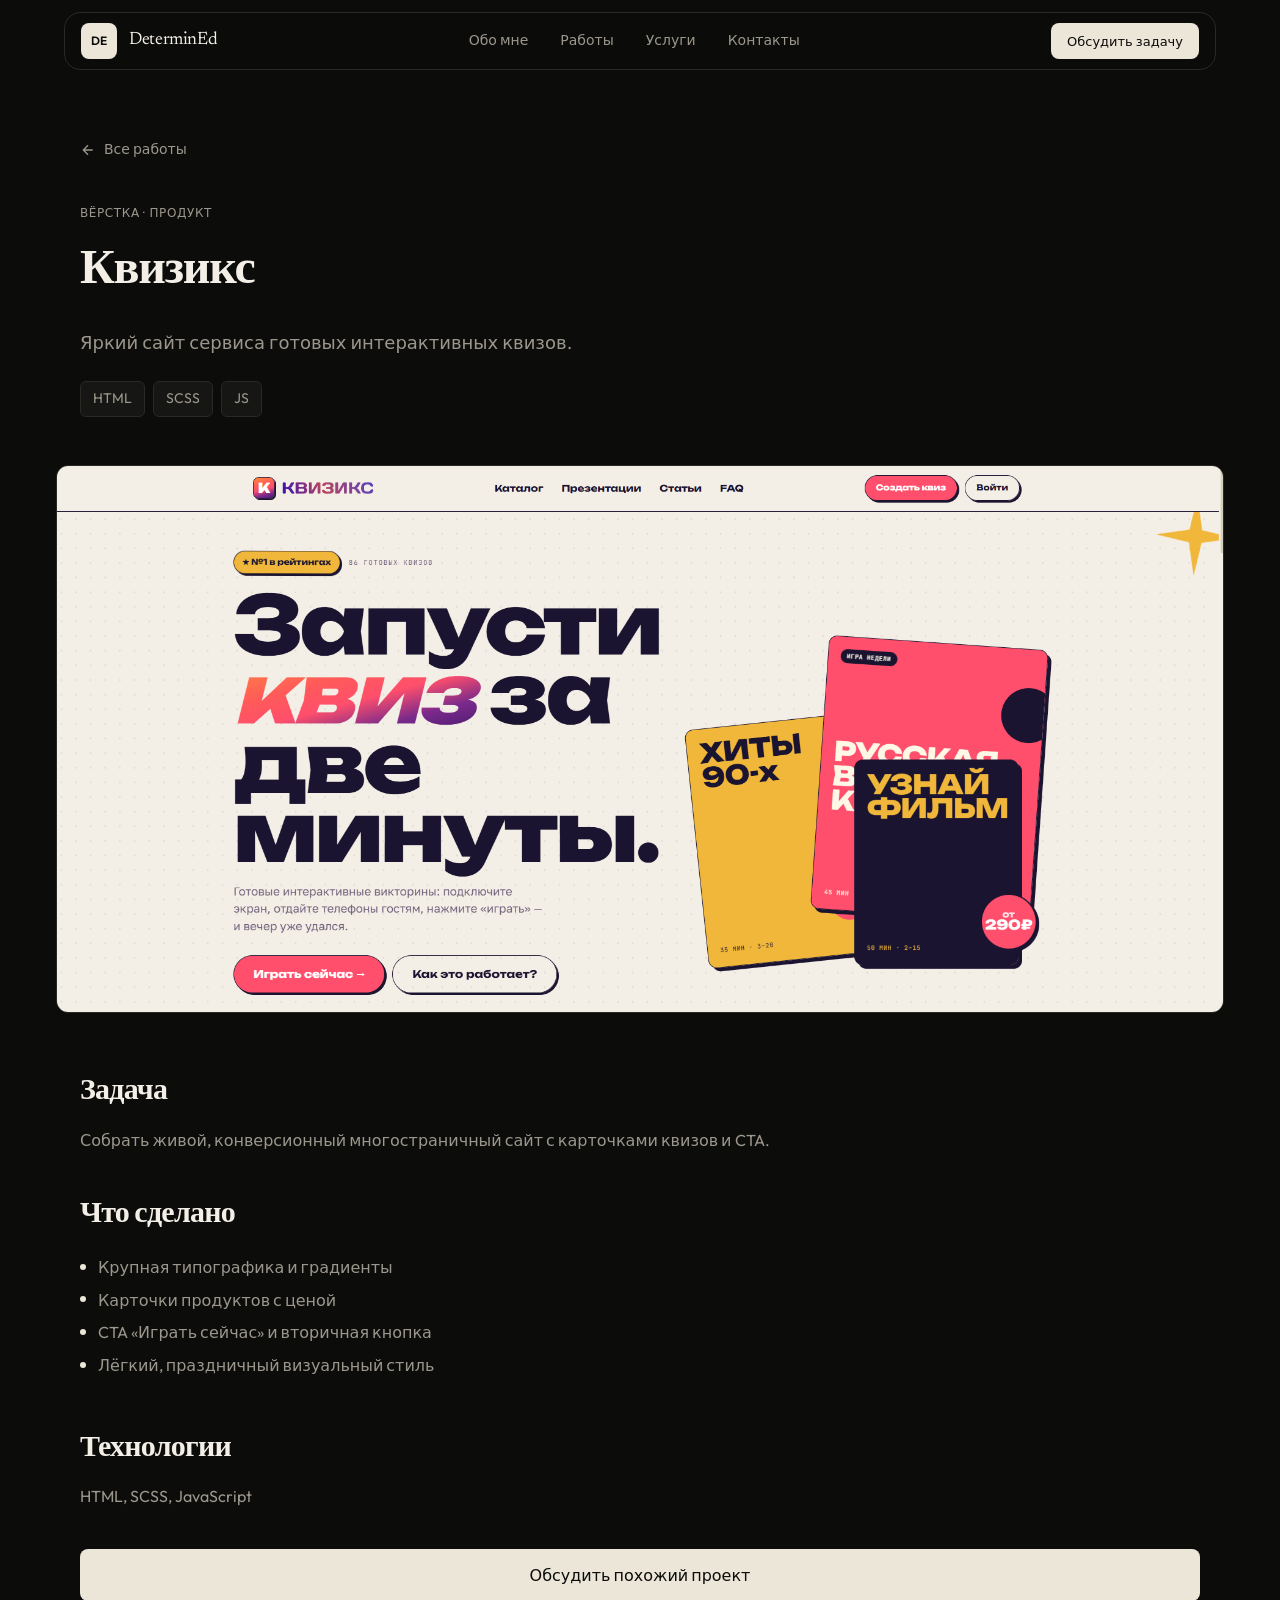
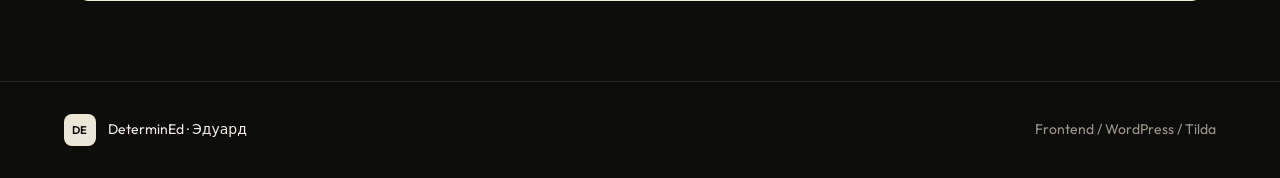
<file: projects/kviziks.html>
<!DOCTYPE html>
<html lang="ru">
<head>
  <meta charset="utf-8" />
  <meta name="viewport" content="width=device-width, initial-scale=1" />
  <title>Квизикс — DeterminEd</title>
  <meta name="description" content="Яркий сайт сервиса готовых интерактивных квизов." />
  <meta name="theme-color" content="#0C0C0B" />
  <link rel="icon" type="image/svg+xml" href="../favicon.svg" />
  <link rel="preconnect" href="https://fonts.googleapis.com" />
  <link rel="preconnect" href="https://fonts.gstatic.com" crossorigin />
  <link href="https://fonts.googleapis.com/css2?family=IBM+Plex+Mono:wght@400;500&family=Newsreader:opsz,wght@6..72,500;6..72,600&family=Outfit:wght@400;500;600&display=swap" rel="stylesheet" />
  <link rel="stylesheet" href="../css/styles.css" />
</head>
<body>
  <header class="site-header">
    <div class="nav-bar">
      <a href="../index.html" class="logo">
        <span class="logo-mark">DE</span>
        <span class="logo-text">DeterminEd</span>
      </a>
      <nav class="nav-links">
        <a href="../index.html#about">Обо мне</a>
        <a href="../index.html#work">Работы</a>
        <a href="../index.html#services">Услуги</a>
        <a href="../index.html#contact">Контакты</a>
      </nav>
      <div class="nav-cta">
        <a href="../index.html#contact" class="btn btn-primary btn-sm">Обсудить задачу</a>
      </div>
      <button type="button" class="menu-btn" id="menu-btn" aria-label="Открыть меню" aria-expanded="false">
        <svg width="20" height="20" viewBox="0 0 24 24" fill="none" stroke="currentColor" stroke-width="2"><path d="M4 6h16M4 12h16M4 18h16"/></svg>
      </button>
    </div>
    <div class="mobile-menu" id="mobile-menu">
      <nav style="padding:0.75rem">
        <a href="../index.html#about">Обо мне</a>
        <a href="../index.html#work">Работы</a>
        <a href="../index.html#services">Услуги</a>
        <a href="../index.html#contact">Контакты</a>
        <a href="../index.html#contact" class="btn btn-primary">Обсудить задачу</a>
      </nav>
    </div>
  </header>

  <article class="project-page">
    <div class="container reveal" style="max-width:73rem">
      <a href="../index.html#work" class="back-link">
        <svg width="16" height="16" viewBox="0 0 24 24" fill="none" stroke="currentColor" stroke-width="2"><path d="M19 12H5M12 19l-7-7 7-7"/></svg>
        Все работы
      </a>
      <p class="text-xs text-muted uppercase" style="margin-top:2rem; letter-spacing:0.05em">Вёрстка · продукт</p>
      <h1 class="font-display text-5xl tracking-tight" style="margin:0.75rem 0 0">Квизикс</h1>
      <p class="text-lg text-muted" style="margin:1.25rem 0 0">Яркий сайт сервиса готовых интерактивных квизов.</p>
      <div style="margin-top:1.5rem; display:flex; flex-wrap:wrap; gap:0.5rem">
        <span class="tag">HTML</span><span class="tag">SCSS</span><span class="tag">JS</span>
      </div>
    </div>

    <div class="project-hero-img reveal-scale reveal-delay-2">
      <img src="../images/kviziks.png" alt="Квизикс" />
    </div>

    <div class="container reveal reveal-delay-3" style="max-width:73rem; margin-top:3.5rem; display:flex; flex-direction:column; gap:2.5rem">
      <section>
        <h2 class="font-display text-3xl tracking-tight" style="margin:0">Задача</h2>
        <p class="text-muted" style="margin:0.75rem 0 0">Собрать живой, конверсионный многостраничный сайт с карточками квизов и CTA.</p>
      </section>
      <section>
        <h2 class="font-display text-3xl tracking-tight" style="margin:0">Что сделано</h2>
        <ul class="done-list">
          <li>Крупная типографика и градиенты</li><li>Карточки продуктов с ценой</li><li>CTA «Играть сейчас» и вторичная кнопка</li><li>Лёгкий, праздничный визуальный стиль</li>
        </ul>
      </section>
      <section>
        <h2 class="font-display text-3xl tracking-tight" style="margin:0">Технологии</h2>
        <p class="text-muted" style="margin:0.75rem 0 0">HTML, SCSS, JavaScript</p>
      </section>
      <a href="../index.html#contact" class="btn btn-primary btn-lg">Обсудить похожий проект</a>
    </div>
  </article>

  <footer class="site-footer">
    <div class="footer-inner">
      <div style="display:flex; align-items:center; gap:0.75rem">
        <span class="logo-mark" style="width:2rem;height:2rem;font-size:0.7rem">DE</span>
        <span class="text-sm">DeterminEd · Эдуард</span>
      </div>
      <p class="text-sm text-muted" style="margin:0">Frontend / WordPress / Tilda</p>
    </div>
  </footer>
  <script src="../js/main.js"></script>
</body>
</html>
</file>
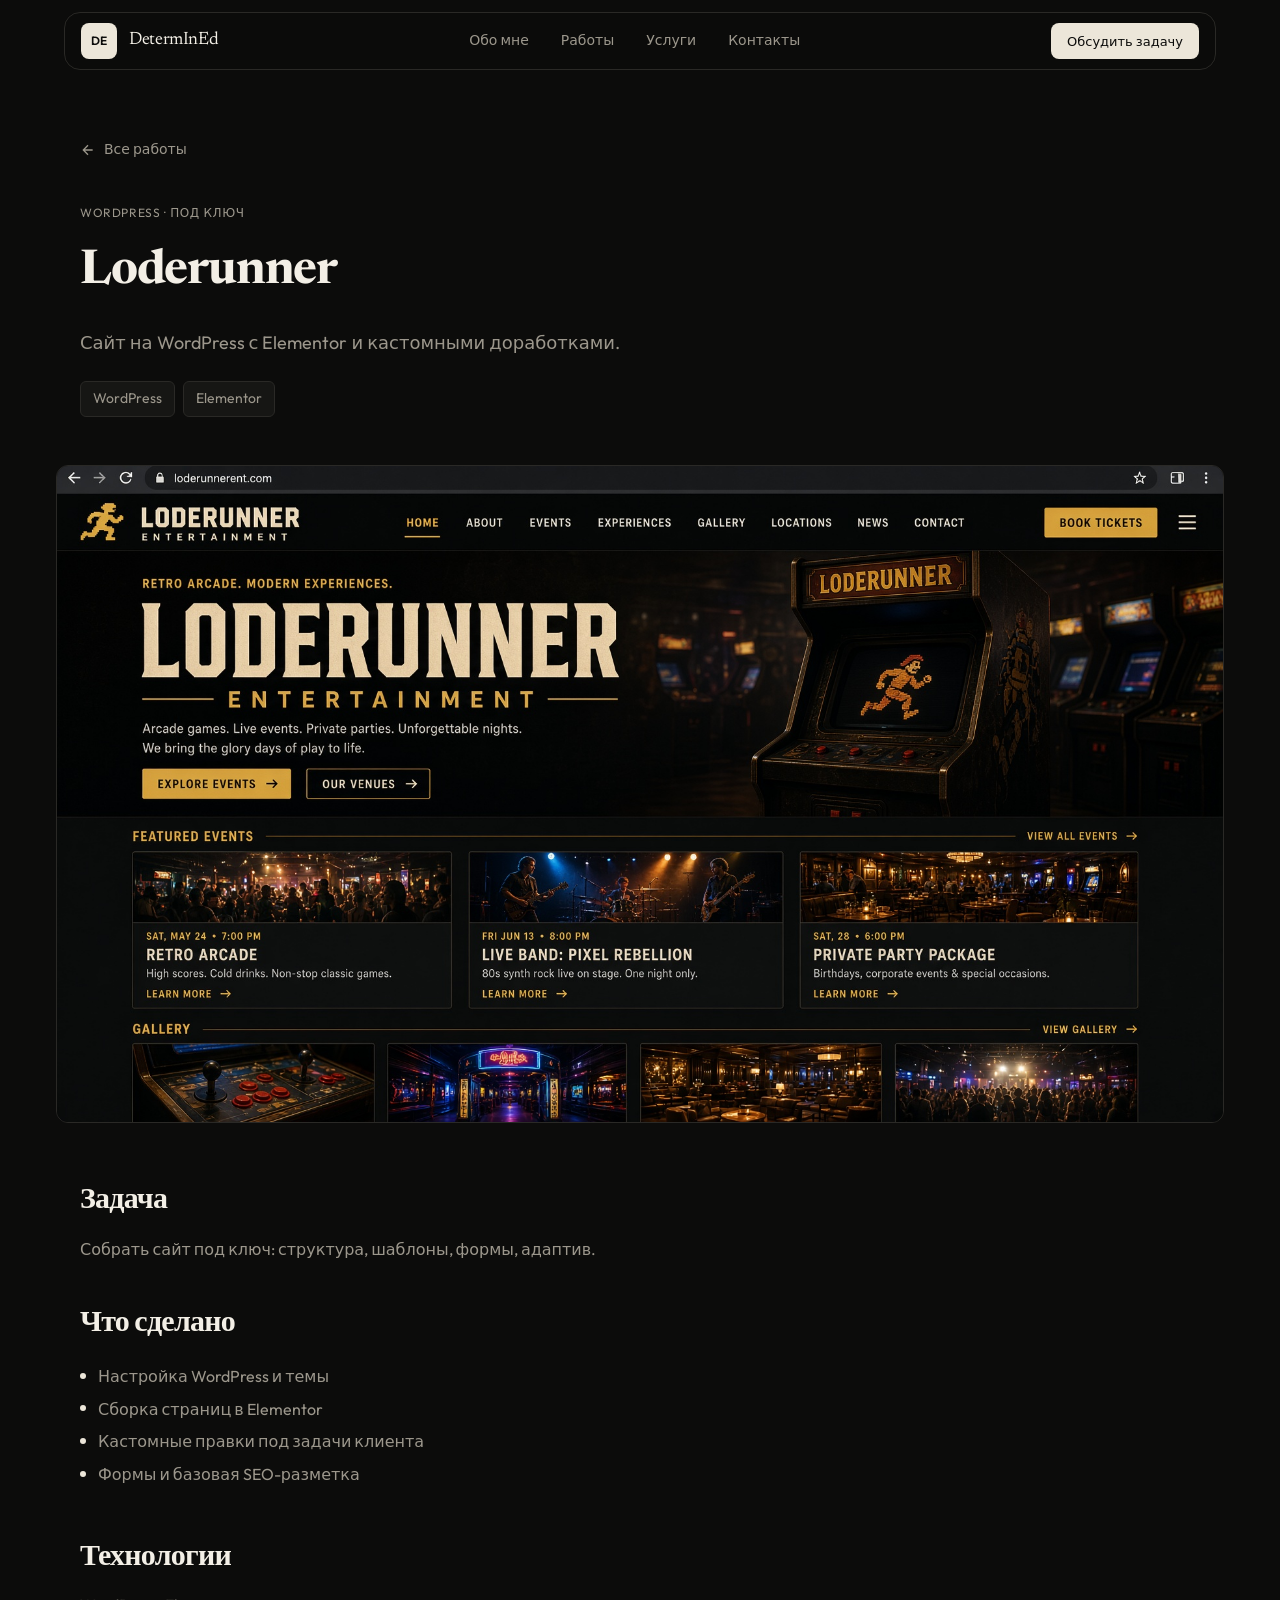
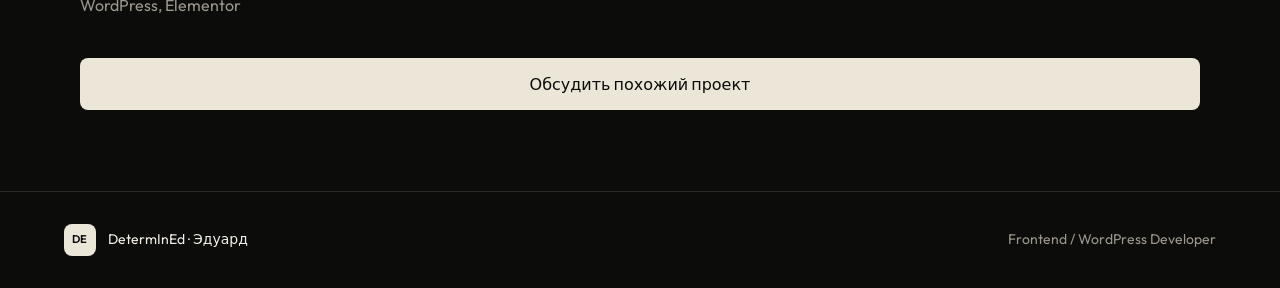
<file: projects/loderunner.html>
<!DOCTYPE html>
<html lang="ru">
<head>
  <meta charset="utf-8" />
  <meta name="viewport" content="width=device-width, initial-scale=1" />
  <title>Loderunner — DetermInEd</title>
  <meta name="description" content="Сайт на WordPress с Elementor и кастомными доработками." />
  <meta name="theme-color" content="#0C0C0B" />
  <link rel="icon" type="image/svg+xml" href="../favicon.svg" />
  <link rel="preconnect" href="https://fonts.googleapis.com" />
  <link rel="preconnect" href="https://fonts.gstatic.com" crossorigin />
  <link href="https://fonts.googleapis.com/css2?family=IBM+Plex+Mono:wght@400;500&family=Newsreader:opsz,wght@6..72,500;6..72,600&family=Outfit:wght@400;500;600&display=swap" rel="stylesheet" />
  <link rel="stylesheet" href="../css/styles.css" />
</head>
<body>
  <header class="site-header">
    <div class="nav-bar">
      <a href="../index.html" class="logo">
        <span class="logo-mark">DE</span>
        <span class="logo-text">DetermInEd</span>
      </a>
      <nav class="nav-links">
        <a href="../index.html#about">Обо мне</a>
        <a href="../index.html#work">Работы</a>
        <a href="../index.html#services">Услуги</a>
        <a href="../index.html#contact">Контакты</a>
      </nav>
      <div class="nav-cta">
        <a href="../index.html#contact" class="btn btn-primary btn-sm">Обсудить задачу</a>
      </div>
      <button type="button" class="menu-btn" id="menu-btn" aria-label="Открыть меню" aria-expanded="false">
        <svg width="20" height="20" viewBox="0 0 24 24" fill="none" stroke="currentColor" stroke-width="2"><path d="M4 6h16M4 12h16M4 18h16"/></svg>
      </button>
    </div>
    <div class="mobile-menu" id="mobile-menu">
      <nav style="padding:0.75rem">
        <a href="../index.html#about">Обо мне</a>
        <a href="../index.html#work">Работы</a>
        <a href="../index.html#services">Услуги</a>
        <a href="../index.html#contact">Контакты</a>
        <a href="../index.html#contact" class="btn btn-primary">Обсудить задачу</a>
      </nav>
    </div>
  </header>

  <article class="project-page">
    <div class="container reveal" style="max-width:73rem">
      <a href="../index.html#work" class="back-link">
        <svg width="16" height="16" viewBox="0 0 24 24" fill="none" stroke="currentColor" stroke-width="2"><path d="M19 12H5M12 19l-7-7 7-7"/></svg>
        Все работы
      </a>
      <p class="text-xs text-muted uppercase" style="margin-top:2rem; letter-spacing:0.05em">WordPress · под ключ</p>
      <h1 class="font-display text-5xl tracking-tight" style="margin:0.75rem 0 0">Loderunner</h1>
      <p class="text-lg text-muted" style="margin:1.25rem 0 0">Сайт на WordPress с Elementor и кастомными доработками.</p>
      <div style="margin-top:1.5rem; display:flex; flex-wrap:wrap; gap:0.5rem">
        <span class="tag">WordPress</span><span class="tag">Elementor</span>
      </div>
    </div>

    <div class="project-hero-img reveal-scale reveal-delay-2">
      <img src="../images/loderunner.jpg" alt="Loderunner" />
    </div>

    <div class="container reveal reveal-delay-3" style="max-width:73rem; margin-top:3.5rem; display:flex; flex-direction:column; gap:2.5rem">
      <section>
        <h2 class="font-display text-3xl tracking-tight" style="margin:0">Задача</h2>
        <p class="text-muted" style="margin:0.75rem 0 0">Собрать сайт под ключ: структура, шаблоны, формы, адаптив.</p>
      </section>
      <section>
        <h2 class="font-display text-3xl tracking-tight" style="margin:0">Что сделано</h2>
        <ul class="done-list">
          <li>Настройка WordPress и темы</li><li>Сборка страниц в Elementor</li><li>Кастомные правки под задачи клиента</li><li>Формы и базовая SEO-разметка</li>
        </ul>
      </section>
      <section>
        <h2 class="font-display text-3xl tracking-tight" style="margin:0">Технологии</h2>
        <p class="text-muted" style="margin:0.75rem 0 0">WordPress, Elementor</p>
      </section>
      <a href="../index.html#contact" class="btn btn-primary btn-lg">Обсудить похожий проект</a>
    </div>
  </article>

  <footer class="site-footer">
    <div class="footer-inner">
      <div style="display:flex; align-items:center; gap:0.75rem">
        <span class="logo-mark" style="width:2rem;height:2rem;font-size:0.7rem">DE</span>
        <span class="text-sm">DetermInEd · Эдуард</span>
      </div>
      <p class="text-sm text-muted" style="margin:0">Frontend / WordPress Developer</p>
    </div>
  </footer>
  <script src="../js/main.js"></script>
</body>
</html>
</file>
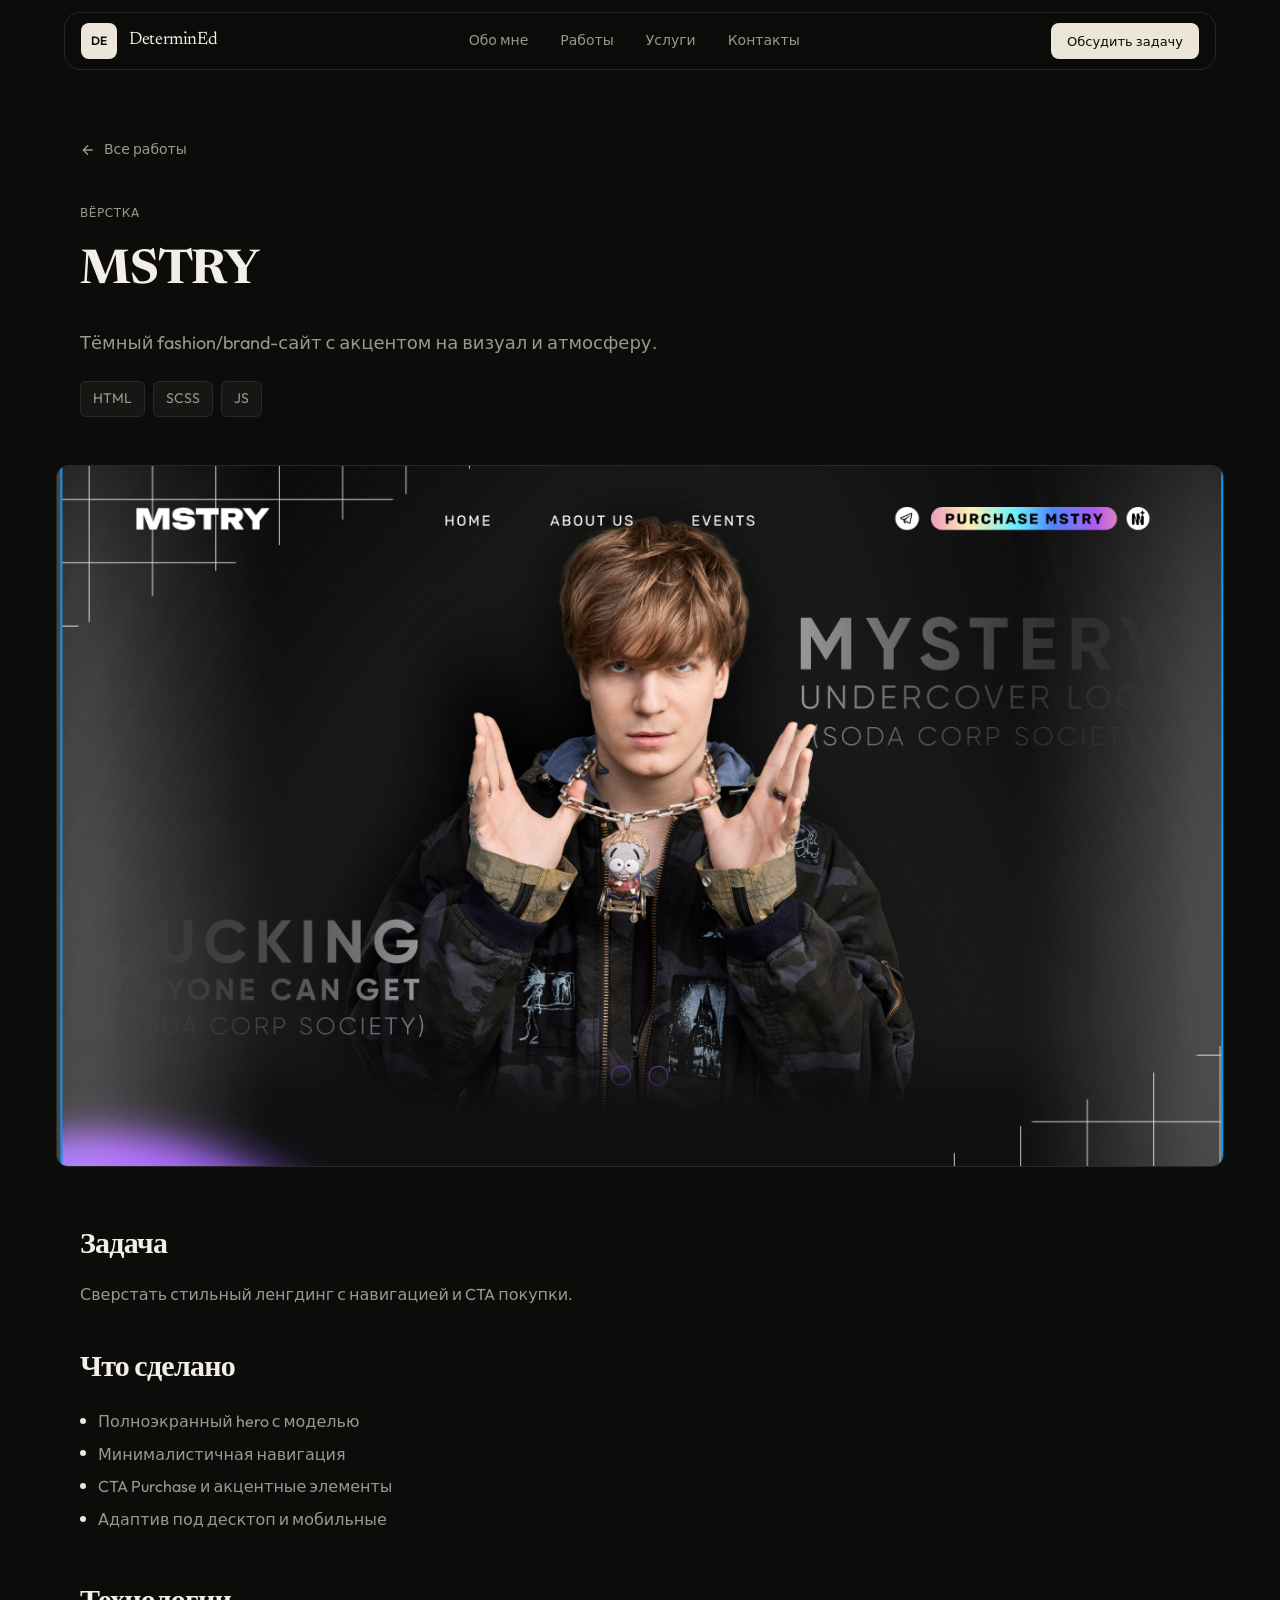
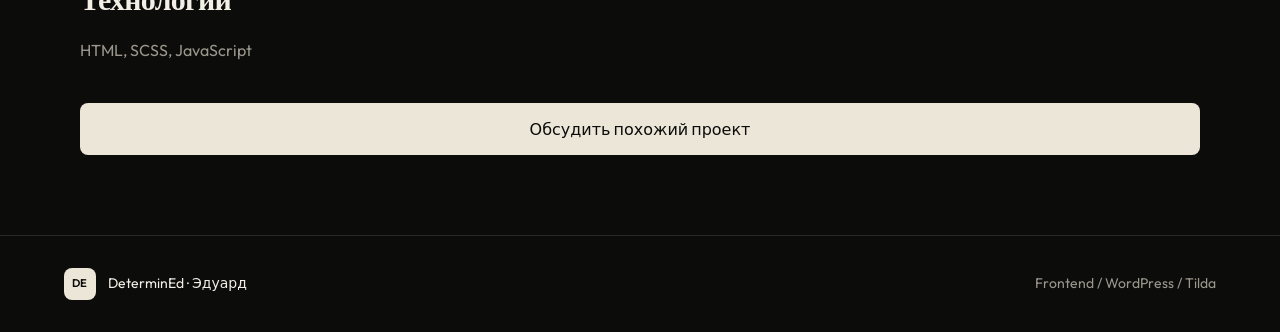
<file: projects/mstry.html>
<!DOCTYPE html>
<html lang="ru">
<head>
  <meta charset="utf-8" />
  <meta name="viewport" content="width=device-width, initial-scale=1" />
  <title>MSTRY — DeterminEd</title>
  <meta name="description" content="Тёмный fashion/brand-сайт с акцентом на визуал и атмосферу." />
  <meta name="theme-color" content="#0C0C0B" />
  <link rel="icon" type="image/svg+xml" href="../favicon.svg" />
  <link rel="preconnect" href="https://fonts.googleapis.com" />
  <link rel="preconnect" href="https://fonts.gstatic.com" crossorigin />
  <link href="https://fonts.googleapis.com/css2?family=IBM+Plex+Mono:wght@400;500&family=Newsreader:opsz,wght@6..72,500;6..72,600&family=Outfit:wght@400;500;600&display=swap" rel="stylesheet" />
  <link rel="stylesheet" href="../css/styles.css" />
</head>
<body>
  <header class="site-header">
    <div class="nav-bar">
      <a href="../index.html" class="logo">
        <span class="logo-mark">DE</span>
        <span class="logo-text">DeterminEd</span>
      </a>
      <nav class="nav-links">
        <a href="../index.html#about">Обо мне</a>
        <a href="../index.html#work">Работы</a>
        <a href="../index.html#services">Услуги</a>
        <a href="../index.html#contact">Контакты</a>
      </nav>
      <div class="nav-cta">
        <a href="../index.html#contact" class="btn btn-primary btn-sm">Обсудить задачу</a>
      </div>
      <button type="button" class="menu-btn" id="menu-btn" aria-label="Открыть меню" aria-expanded="false">
        <svg width="20" height="20" viewBox="0 0 24 24" fill="none" stroke="currentColor" stroke-width="2"><path d="M4 6h16M4 12h16M4 18h16"/></svg>
      </button>
    </div>
    <div class="mobile-menu" id="mobile-menu">
      <nav style="padding:0.75rem">
        <a href="../index.html#about">Обо мне</a>
        <a href="../index.html#work">Работы</a>
        <a href="../index.html#services">Услуги</a>
        <a href="../index.html#contact">Контакты</a>
        <a href="../index.html#contact" class="btn btn-primary">Обсудить задачу</a>
      </nav>
    </div>
  </header>

  <article class="project-page">
    <div class="container reveal" style="max-width:73rem">
      <a href="../index.html#work" class="back-link">
        <svg width="16" height="16" viewBox="0 0 24 24" fill="none" stroke="currentColor" stroke-width="2"><path d="M19 12H5M12 19l-7-7 7-7"/></svg>
        Все работы
      </a>
      <p class="text-xs text-muted uppercase" style="margin-top:2rem; letter-spacing:0.05em">Вёрстка</p>
      <h1 class="font-display text-5xl tracking-tight" style="margin:0.75rem 0 0">MSTRY</h1>
      <p class="text-lg text-muted" style="margin:1.25rem 0 0">Тёмный fashion/brand-сайт с акцентом на визуал и атмосферу.</p>
      <div style="margin-top:1.5rem; display:flex; flex-wrap:wrap; gap:0.5rem">
        <span class="tag">HTML</span><span class="tag">SCSS</span><span class="tag">JS</span>
      </div>
    </div>

    <div class="project-hero-img reveal-scale reveal-delay-2">
      <img src="../images/mstry.png" alt="MSTRY" />
    </div>

    <div class="container reveal reveal-delay-3" style="max-width:73rem; margin-top:3.5rem; display:flex; flex-direction:column; gap:2.5rem">
      <section>
        <h2 class="font-display text-3xl tracking-tight" style="margin:0">Задача</h2>
        <p class="text-muted" style="margin:0.75rem 0 0">Сверстать стильный ленгдинг с навигацией и CTA покупки.</p>
      </section>
      <section>
        <h2 class="font-display text-3xl tracking-tight" style="margin:0">Что сделано</h2>
        <ul class="done-list">
          <li>Полноэкранный hero с моделью</li><li>Минималистичная навигация</li><li>CTA Purchase и акцентные элементы</li><li>Адаптив под десктоп и мобильные</li>
        </ul>
      </section>
      <section>
        <h2 class="font-display text-3xl tracking-tight" style="margin:0">Технологии</h2>
        <p class="text-muted" style="margin:0.75rem 0 0">HTML, SCSS, JavaScript</p>
      </section>
      <a href="../index.html#contact" class="btn btn-primary btn-lg">Обсудить похожий проект</a>
    </div>
  </article>

  <footer class="site-footer">
    <div class="footer-inner">
      <div style="display:flex; align-items:center; gap:0.75rem">
        <span class="logo-mark" style="width:2rem;height:2rem;font-size:0.7rem">DE</span>
        <span class="text-sm">DeterminEd · Эдуард</span>
      </div>
      <p class="text-sm text-muted" style="margin:0">Frontend / WordPress / Tilda</p>
    </div>
  </footer>
  <script src="../js/main.js"></script>
</body>
</html>
</file>
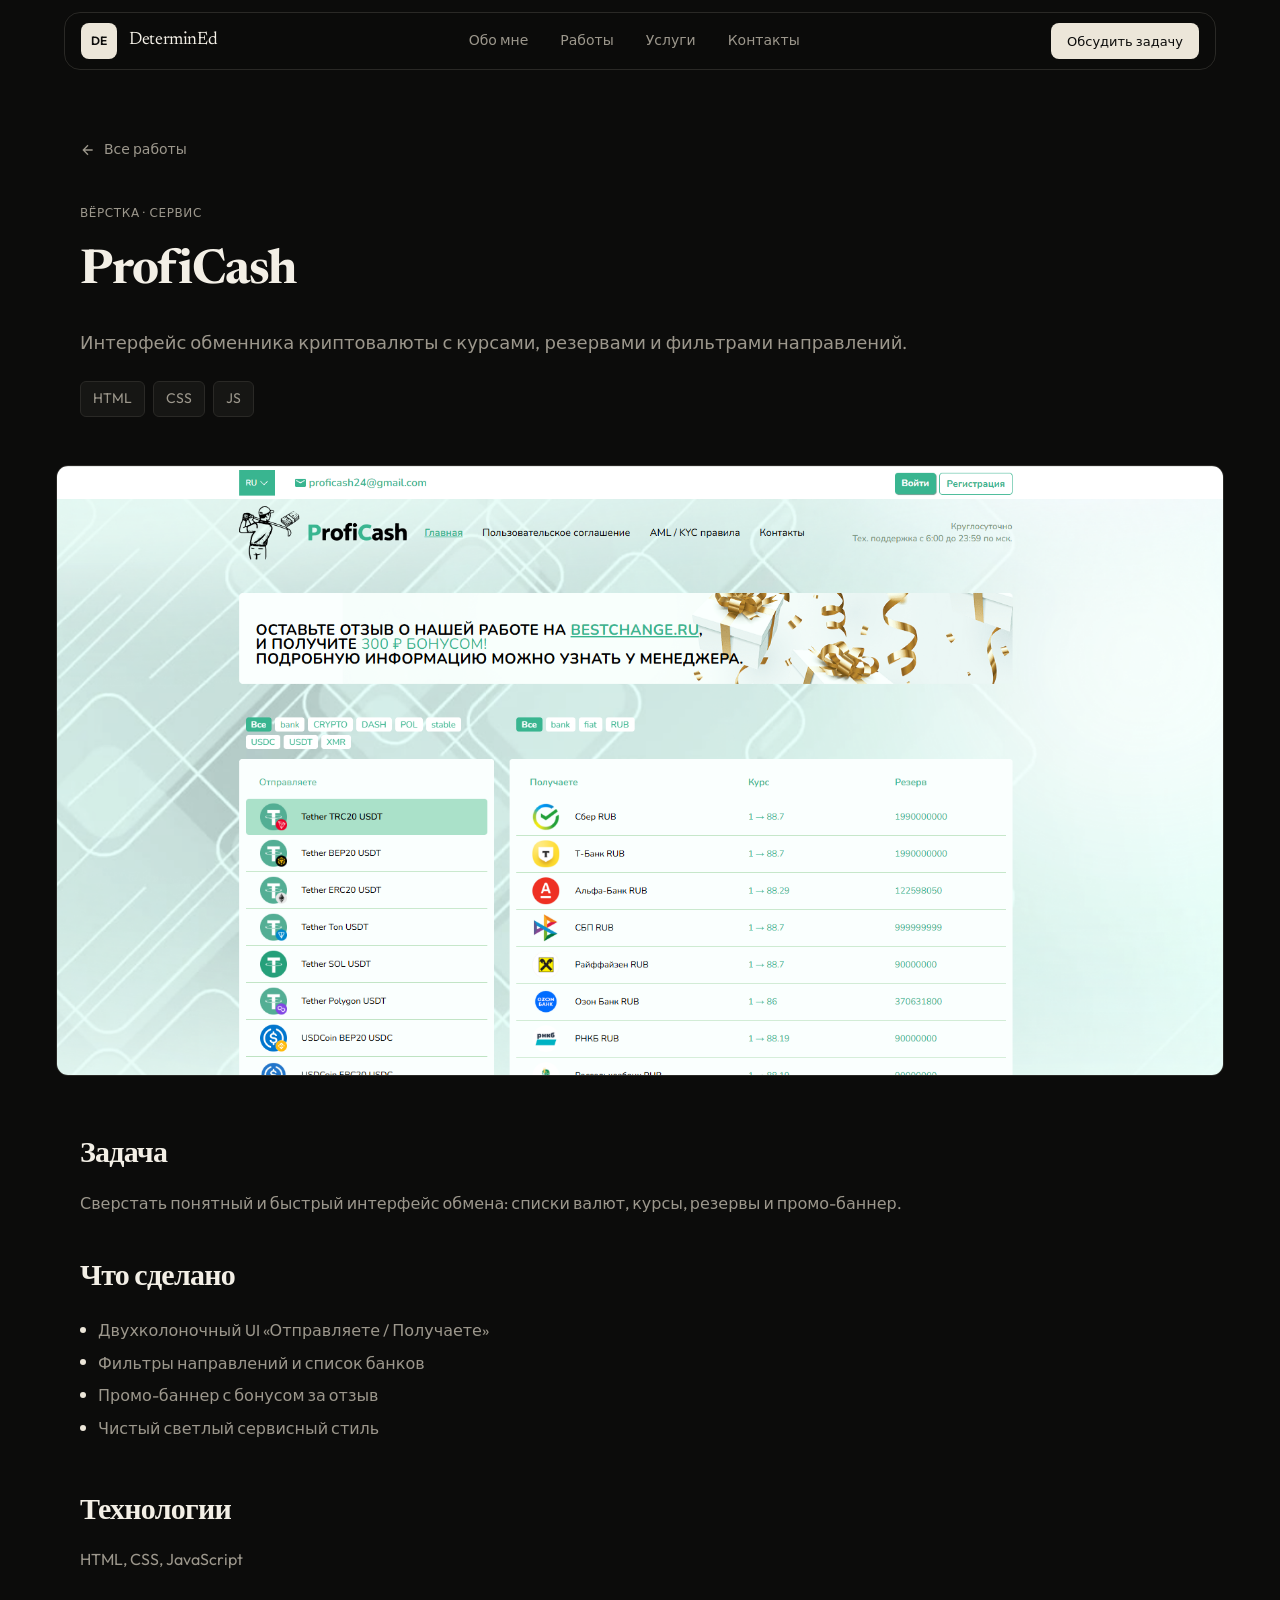
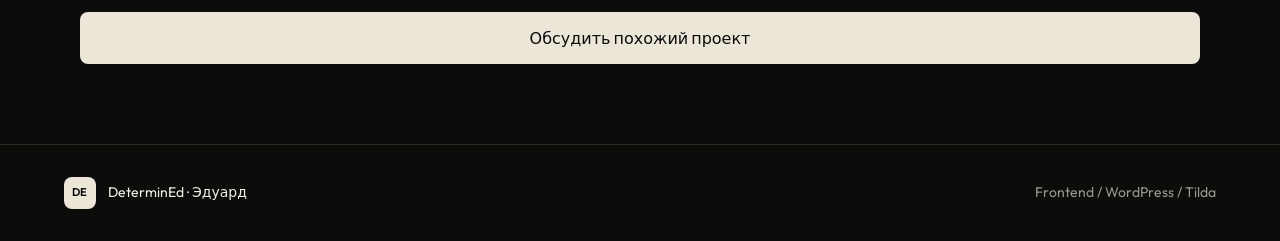
<file: projects/proficash.html>
<!DOCTYPE html>
<html lang="ru">
<head>
  <meta charset="utf-8" />
  <meta name="viewport" content="width=device-width, initial-scale=1" />
  <title>ProfiCash — DeterminEd</title>
  <meta name="description" content="Интерфейс обменника криптовалюты ProfiCash с курсами и резервами." />
  <meta name="theme-color" content="#0C0C0B" />
  <link rel="icon" type="image/svg+xml" href="../favicon.svg" />
  <link rel="preconnect" href="https://fonts.googleapis.com" />
  <link rel="preconnect" href="https://fonts.gstatic.com" crossorigin />
  <link href="https://fonts.googleapis.com/css2?family=IBM+Plex+Mono:wght@400;500&family=Newsreader:opsz,wght@6..72,500;6..72,600&family=Outfit:wght@400;500;600&display=swap" rel="stylesheet" />
  <link rel="stylesheet" href="../css/styles.css" />
</head>
<body>
  <header class="site-header">
    <div class="nav-bar">
      <a href="../index.html" class="logo">
        <span class="logo-mark">DE</span>
        <span class="logo-text">DeterminEd</span>
      </a>
      <nav class="nav-links">
        <a href="../index.html#about">Обо мне</a>
        <a href="../index.html#work">Работы</a>
        <a href="../index.html#services">Услуги</a>
        <a href="../index.html#contact">Контакты</a>
      </nav>
      <div class="nav-cta">
        <a href="../index.html#contact" class="btn btn-primary btn-sm">Обсудить задачу</a>
      </div>
      <button type="button" class="menu-btn" id="menu-btn" aria-label="Открыть меню" aria-expanded="false">
        <svg width="20" height="20" viewBox="0 0 24 24" fill="none" stroke="currentColor" stroke-width="2"><path d="M4 6h16M4 12h16M4 18h16"/></svg>
      </button>
    </div>
    <div class="mobile-menu" id="mobile-menu">
      <nav style="padding:0.75rem">
        <a href="../index.html#about">Обо мне</a>
        <a href="../index.html#work">Работы</a>
        <a href="../index.html#services">Услуги</a>
        <a href="../index.html#contact">Контакты</a>
        <a href="../index.html#contact" class="btn btn-primary">Обсудить задачу</a>
      </nav>
    </div>
  </header>

  <article class="project-page">
    <div class="container reveal" style="max-width:73rem">
      <a href="../index.html#work" class="back-link">
        <svg width="16" height="16" viewBox="0 0 24 24" fill="none" stroke="currentColor" stroke-width="2"><path d="M19 12H5M12 19l-7-7 7-7"/></svg>
        Все работы
      </a>
      <p class="text-xs text-muted uppercase" style="margin-top:2rem; letter-spacing:0.05em">Вёрстка · сервис</p>
      <h1 class="font-display text-5xl tracking-tight" style="margin:0.75rem 0 0">ProfiCash</h1>
      <p class="text-lg text-muted" style="margin:1.25rem 0 0">Интерфейс обменника криптовалюты с курсами, резервами и фильтрами направлений.</p>
      <div style="margin-top:1.5rem; display:flex; flex-wrap:wrap; gap:0.5rem">
        <span class="tag">HTML</span><span class="tag">CSS</span><span class="tag">JS</span>
      </div>
    </div>

    <div class="project-hero-img reveal-scale reveal-delay-2">
      <img src="../images/proficash.png" alt="ProfiCash" />
    </div>

    <div class="container reveal reveal-delay-3" style="max-width:73rem; margin-top:3.5rem; display:flex; flex-direction:column; gap:2.5rem">
      <section>
        <h2 class="font-display text-3xl tracking-tight" style="margin:0">Задача</h2>
        <p class="text-muted" style="margin:0.75rem 0 0">Сверстать понятный и быстрый интерфейс обмена: списки валют, курсы, резервы и промо-баннер.</p>
      </section>
      <section>
        <h2 class="font-display text-3xl tracking-tight" style="margin:0">Что сделано</h2>
        <ul class="done-list">
          <li>Двухколоночный UI «Отправляете / Получаете»</li>
          <li>Фильтры направлений и список банков</li>
          <li>Промо-баннер с бонусом за отзыв</li>
          <li>Чистый светлый сервисный стиль</li>
        </ul>
      </section>
      <section>
        <h2 class="font-display text-3xl tracking-tight" style="margin:0">Технологии</h2>
        <p class="text-muted" style="margin:0.75rem 0 0">HTML, CSS, JavaScript</p>
      </section>
      <a href="../index.html#contact" class="btn btn-primary btn-lg">Обсудить похожий проект</a>
    </div>
  </article>

  <footer class="site-footer">
    <div class="footer-inner">
      <div style="display:flex; align-items:center; gap:0.75rem">
        <span class="logo-mark" style="width:2rem;height:2rem;font-size:0.7rem">DE</span>
        <span class="text-sm">DeterminEd · Эдуард</span>
      </div>
      <p class="text-sm text-muted" style="margin:0">Frontend / WordPress / Tilda</p>
    </div>
  </footer>
  <script src="../js/main.js"></script>
</body>
</html>
</file>
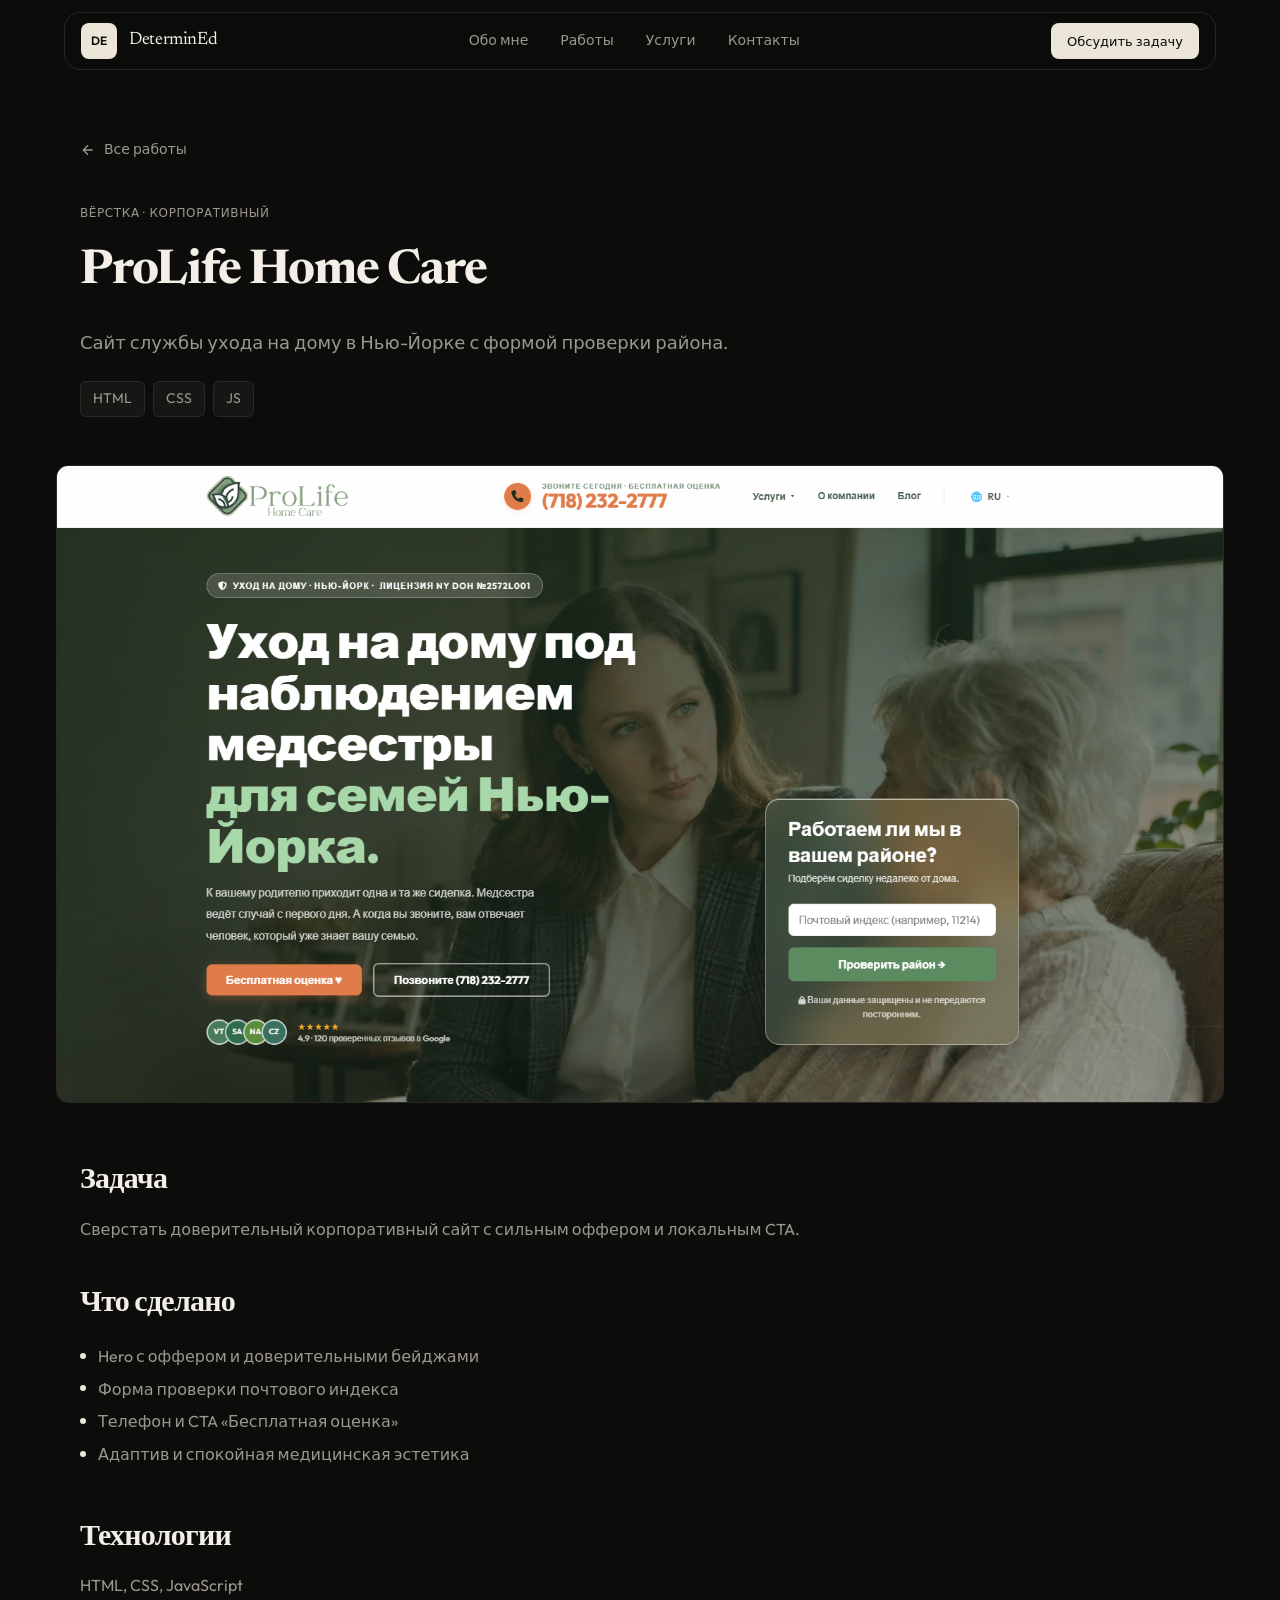
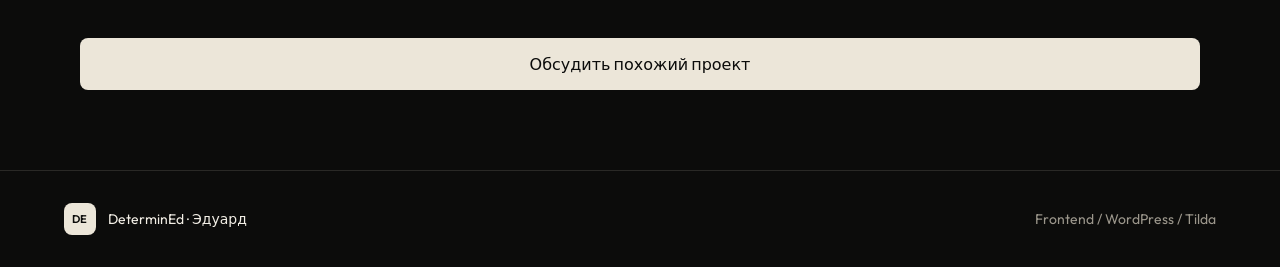
<file: projects/prolife.html>
<!DOCTYPE html>
<html lang="ru">
<head>
  <meta charset="utf-8" />
  <meta name="viewport" content="width=device-width, initial-scale=1" />
  <title>ProLife Home Care — DeterminEd</title>
  <meta name="description" content="Сайт службы ухода на дому в Нью-Йорке с формой проверки района." />
  <meta name="theme-color" content="#0C0C0B" />
  <link rel="icon" type="image/svg+xml" href="../favicon.svg" />
  <link rel="preconnect" href="https://fonts.googleapis.com" />
  <link rel="preconnect" href="https://fonts.gstatic.com" crossorigin />
  <link href="https://fonts.googleapis.com/css2?family=IBM+Plex+Mono:wght@400;500&family=Newsreader:opsz,wght@6..72,500;6..72,600&family=Outfit:wght@400;500;600&display=swap" rel="stylesheet" />
  <link rel="stylesheet" href="../css/styles.css" />
</head>
<body>
  <header class="site-header">
    <div class="nav-bar">
      <a href="../index.html" class="logo">
        <span class="logo-mark">DE</span>
        <span class="logo-text">DeterminEd</span>
      </a>
      <nav class="nav-links">
        <a href="../index.html#about">Обо мне</a>
        <a href="../index.html#work">Работы</a>
        <a href="../index.html#services">Услуги</a>
        <a href="../index.html#contact">Контакты</a>
      </nav>
      <div class="nav-cta">
        <a href="../index.html#contact" class="btn btn-primary btn-sm">Обсудить задачу</a>
      </div>
      <button type="button" class="menu-btn" id="menu-btn" aria-label="Открыть меню" aria-expanded="false">
        <svg width="20" height="20" viewBox="0 0 24 24" fill="none" stroke="currentColor" stroke-width="2"><path d="M4 6h16M4 12h16M4 18h16"/></svg>
      </button>
    </div>
    <div class="mobile-menu" id="mobile-menu">
      <nav style="padding:0.75rem">
        <a href="../index.html#about">Обо мне</a>
        <a href="../index.html#work">Работы</a>
        <a href="../index.html#services">Услуги</a>
        <a href="../index.html#contact">Контакты</a>
        <a href="../index.html#contact" class="btn btn-primary">Обсудить задачу</a>
      </nav>
    </div>
  </header>

  <article class="project-page">
    <div class="container reveal" style="max-width:73rem">
      <a href="../index.html#work" class="back-link">
        <svg width="16" height="16" viewBox="0 0 24 24" fill="none" stroke="currentColor" stroke-width="2"><path d="M19 12H5M12 19l-7-7 7-7"/></svg>
        Все работы
      </a>
      <p class="text-xs text-muted uppercase" style="margin-top:2rem; letter-spacing:0.05em">Вёрстка · корпоративный</p>
      <h1 class="font-display text-5xl tracking-tight" style="margin:0.75rem 0 0">ProLife Home Care</h1>
      <p class="text-lg text-muted" style="margin:1.25rem 0 0">Сайт службы ухода на дому в Нью-Йорке с формой проверки района.</p>
      <div style="margin-top:1.5rem; display:flex; flex-wrap:wrap; gap:0.5rem">
        <span class="tag">HTML</span><span class="tag">CSS</span><span class="tag">JS</span>
      </div>
    </div>

    <div class="project-hero-img reveal-scale reveal-delay-2">
      <img src="../images/prolife.png" alt="ProLife Home Care" />
    </div>

    <div class="container reveal reveal-delay-3" style="max-width:73rem; margin-top:3.5rem; display:flex; flex-direction:column; gap:2.5rem">
      <section>
        <h2 class="font-display text-3xl tracking-tight" style="margin:0">Задача</h2>
        <p class="text-muted" style="margin:0.75rem 0 0">Сверстать доверительный корпоративный сайт с сильным оффером и локальным CTA.</p>
      </section>
      <section>
        <h2 class="font-display text-3xl tracking-tight" style="margin:0">Что сделано</h2>
        <ul class="done-list">
          <li>Hero с оффером и доверительными бейджами</li><li>Форма проверки почтового индекса</li><li>Телефон и CTA «Бесплатная оценка»</li><li>Адаптив и спокойная медицинская эстетика</li>
        </ul>
      </section>
      <section>
        <h2 class="font-display text-3xl tracking-tight" style="margin:0">Технологии</h2>
        <p class="text-muted" style="margin:0.75rem 0 0">HTML, CSS, JavaScript</p>
      </section>
      <a href="../index.html#contact" class="btn btn-primary btn-lg">Обсудить похожий проект</a>
    </div>
  </article>

  <footer class="site-footer">
    <div class="footer-inner">
      <div style="display:flex; align-items:center; gap:0.75rem">
        <span class="logo-mark" style="width:2rem;height:2rem;font-size:0.7rem">DE</span>
        <span class="text-sm">DeterminEd · Эдуард</span>
      </div>
      <p class="text-sm text-muted" style="margin:0">Frontend / WordPress / Tilda</p>
    </div>
  </footer>
  <script src="../js/main.js"></script>
</body>
</html>
</file>
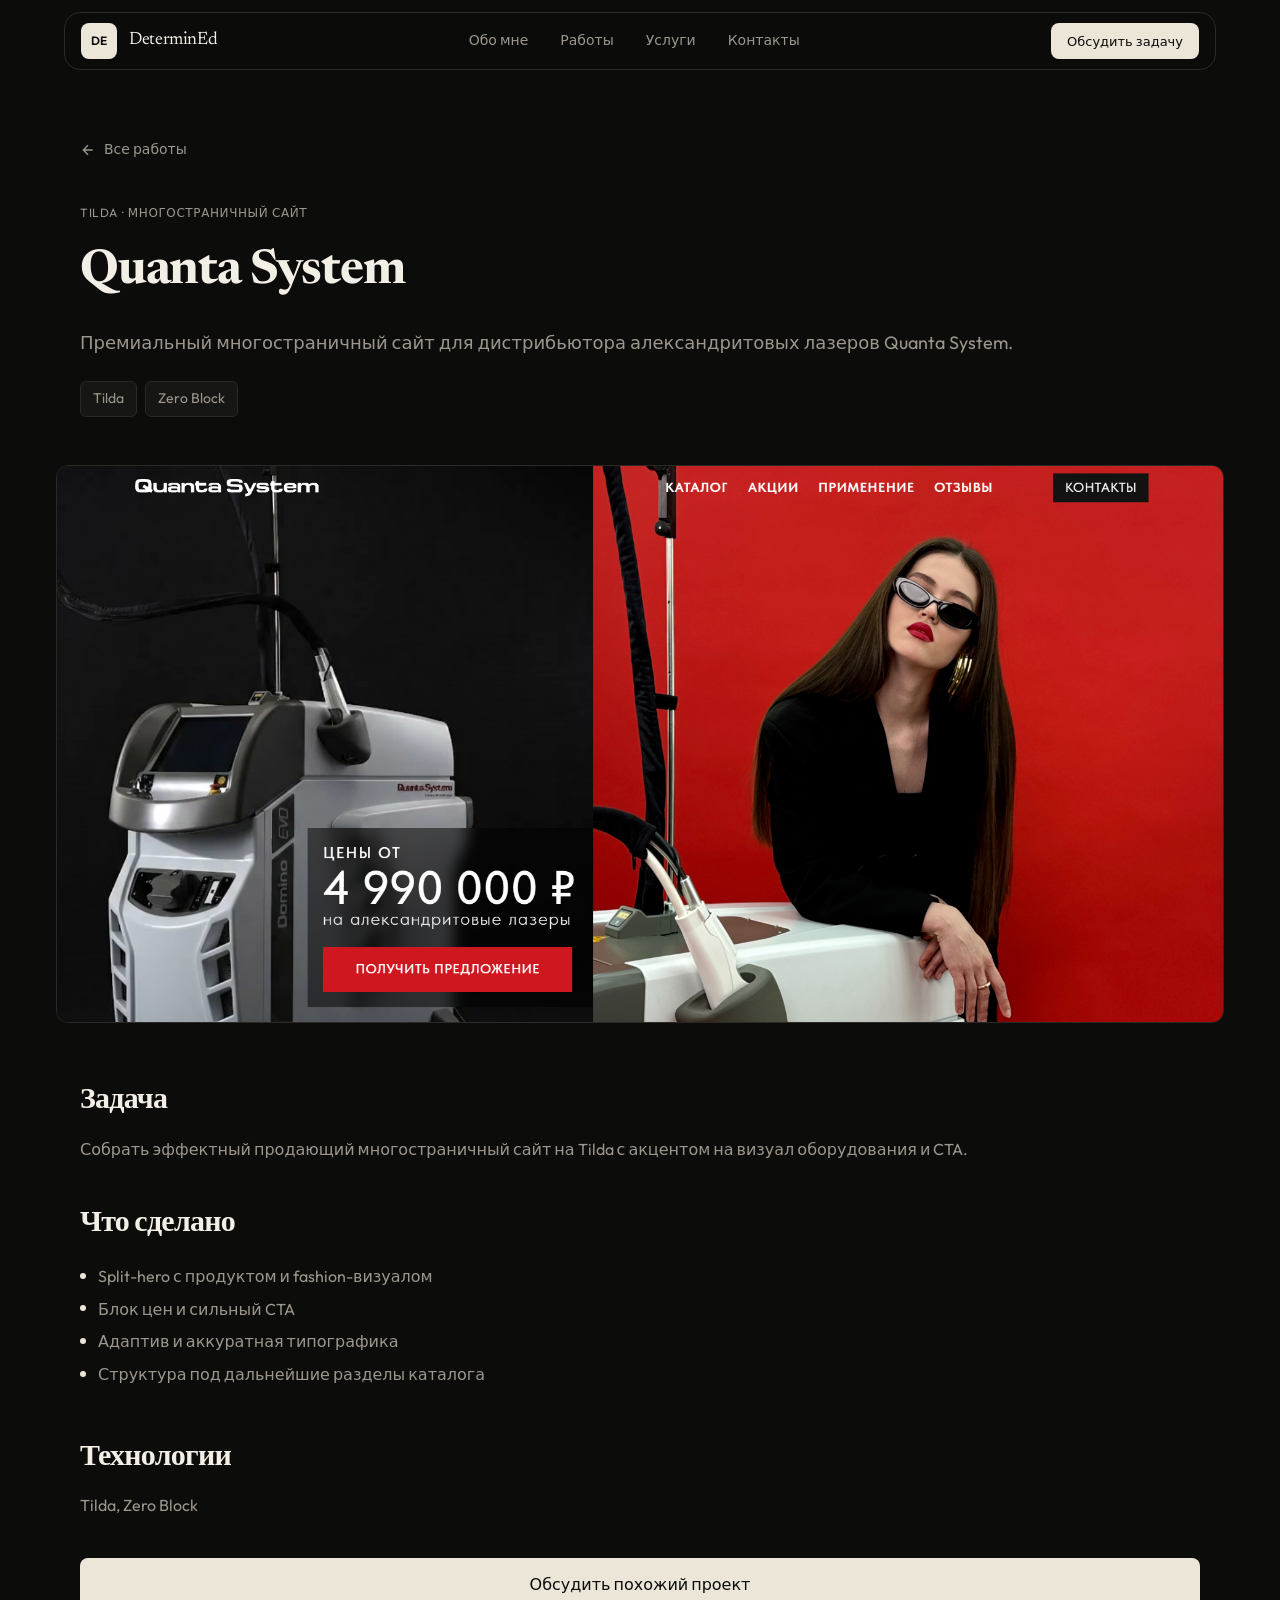
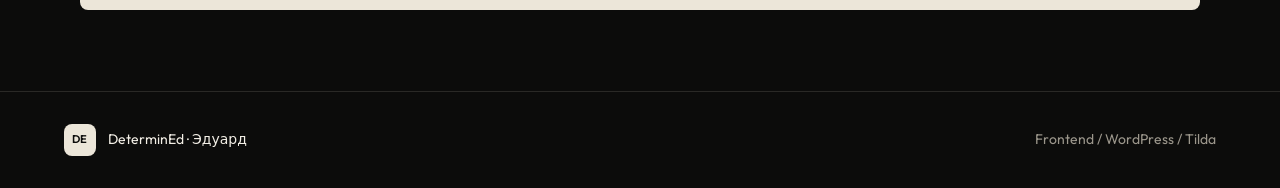
<file: projects/quanta.html>
<!DOCTYPE html>
<html lang="ru">
<head>
  <meta charset="utf-8" />
  <meta name="viewport" content="width=device-width, initial-scale=1" />
  <title>Quanta System — DeterminEd</title>
  <meta name="description" content="Премиальный многостраничный сайт на Tilda для дистрибьютора александритовых лазеров Quanta System." />
  <meta name="theme-color" content="#0C0C0B" />
  <link rel="icon" type="image/svg+xml" href="../favicon.svg" />
  <link rel="preconnect" href="https://fonts.googleapis.com" />
  <link rel="preconnect" href="https://fonts.gstatic.com" crossorigin />
  <link href="https://fonts.googleapis.com/css2?family=IBM+Plex+Mono:wght@400;500&family=Newsreader:opsz,wght@6..72,500;6..72,600&family=Outfit:wght@400;500;600&display=swap" rel="stylesheet" />
  <link rel="stylesheet" href="../css/styles.css" />
</head>
<body>
  <header class="site-header">
    <div class="nav-bar">
      <a href="../index.html" class="logo">
        <span class="logo-mark">DE</span>
        <span class="logo-text">DeterminEd</span>
      </a>
      <nav class="nav-links">
        <a href="../index.html#about">Обо мне</a>
        <a href="../index.html#work">Работы</a>
        <a href="../index.html#services">Услуги</a>
        <a href="../index.html#contact">Контакты</a>
      </nav>
      <div class="nav-cta">
        <a href="../index.html#contact" class="btn btn-primary btn-sm">Обсудить задачу</a>
      </div>
      <button type="button" class="menu-btn" id="menu-btn" aria-label="Открыть меню" aria-expanded="false">
        <svg width="20" height="20" viewBox="0 0 24 24" fill="none" stroke="currentColor" stroke-width="2"><path d="M4 6h16M4 12h16M4 18h16"/></svg>
      </button>
    </div>
    <div class="mobile-menu" id="mobile-menu">
      <nav style="padding:0.75rem">
        <a href="../index.html#about">Обо мне</a>
        <a href="../index.html#work">Работы</a>
        <a href="../index.html#services">Услуги</a>
        <a href="../index.html#contact">Контакты</a>
        <a href="../index.html#contact" class="btn btn-primary">Обсудить задачу</a>
      </nav>
    </div>
  </header>

  <article class="project-page">
    <div class="container reveal" style="max-width:73rem">
      <a href="../index.html#work" class="back-link">
        <svg width="16" height="16" viewBox="0 0 24 24" fill="none" stroke="currentColor" stroke-width="2"><path d="M19 12H5M12 19l-7-7 7-7"/></svg>
        Все работы
      </a>
      <p class="text-xs text-muted uppercase" style="margin-top:2rem; letter-spacing:0.05em">Tilda · многостраничный сайт</p>
      <h1 class="font-display text-5xl tracking-tight" style="margin:0.75rem 0 0">Quanta System</h1>
      <p class="text-lg text-muted" style="margin:1.25rem 0 0">Премиальный многостраничный сайт для дистрибьютора александритовых лазеров Quanta System.</p>
      <div style="margin-top:1.5rem; display:flex; flex-wrap:wrap; gap:0.5rem">
        <span class="tag">Tilda</span><span class="tag">Zero Block</span>
      </div>
    </div>

    <div class="project-hero-img reveal-scale reveal-delay-2">
      <img src="../images/quanta.png" alt="Quanta System" />
    </div>

    <div class="container reveal reveal-delay-3" style="max-width:73rem; margin-top:3.5rem; display:flex; flex-direction:column; gap:2.5rem">
      <section>
        <h2 class="font-display text-3xl tracking-tight" style="margin:0">Задача</h2>
        <p class="text-muted" style="margin:0.75rem 0 0">Собрать эффектный продающий многостраничный сайт на Tilda с акцентом на визуал оборудования и CTA.</p>
      </section>
      <section>
        <h2 class="font-display text-3xl tracking-tight" style="margin:0">Что сделано</h2>
        <ul class="done-list">
          <li>Split-hero с продуктом и fashion-визуалом</li><li>Блок цен и сильный CTA</li><li>Адаптив и аккуратная типографика</li><li>Структура под дальнейшие разделы каталога</li>
        </ul>
      </section>
      <section>
        <h2 class="font-display text-3xl tracking-tight" style="margin:0">Технологии</h2>
        <p class="text-muted" style="margin:0.75rem 0 0">Tilda, Zero Block</p>
      </section>
      <a href="../index.html#contact" class="btn btn-primary btn-lg">Обсудить похожий проект</a>
    </div>
  </article>

  <footer class="site-footer">
    <div class="footer-inner">
      <div style="display:flex; align-items:center; gap:0.75rem">
        <span class="logo-mark" style="width:2rem;height:2rem;font-size:0.7rem">DE</span>
        <span class="text-sm">DeterminEd · Эдуард</span>
      </div>
      <p class="text-sm text-muted" style="margin:0">Frontend / WordPress / Tilda</p>
    </div>
  </footer>
  <script src="../js/main.js"></script>
</body>
</html>
</file>
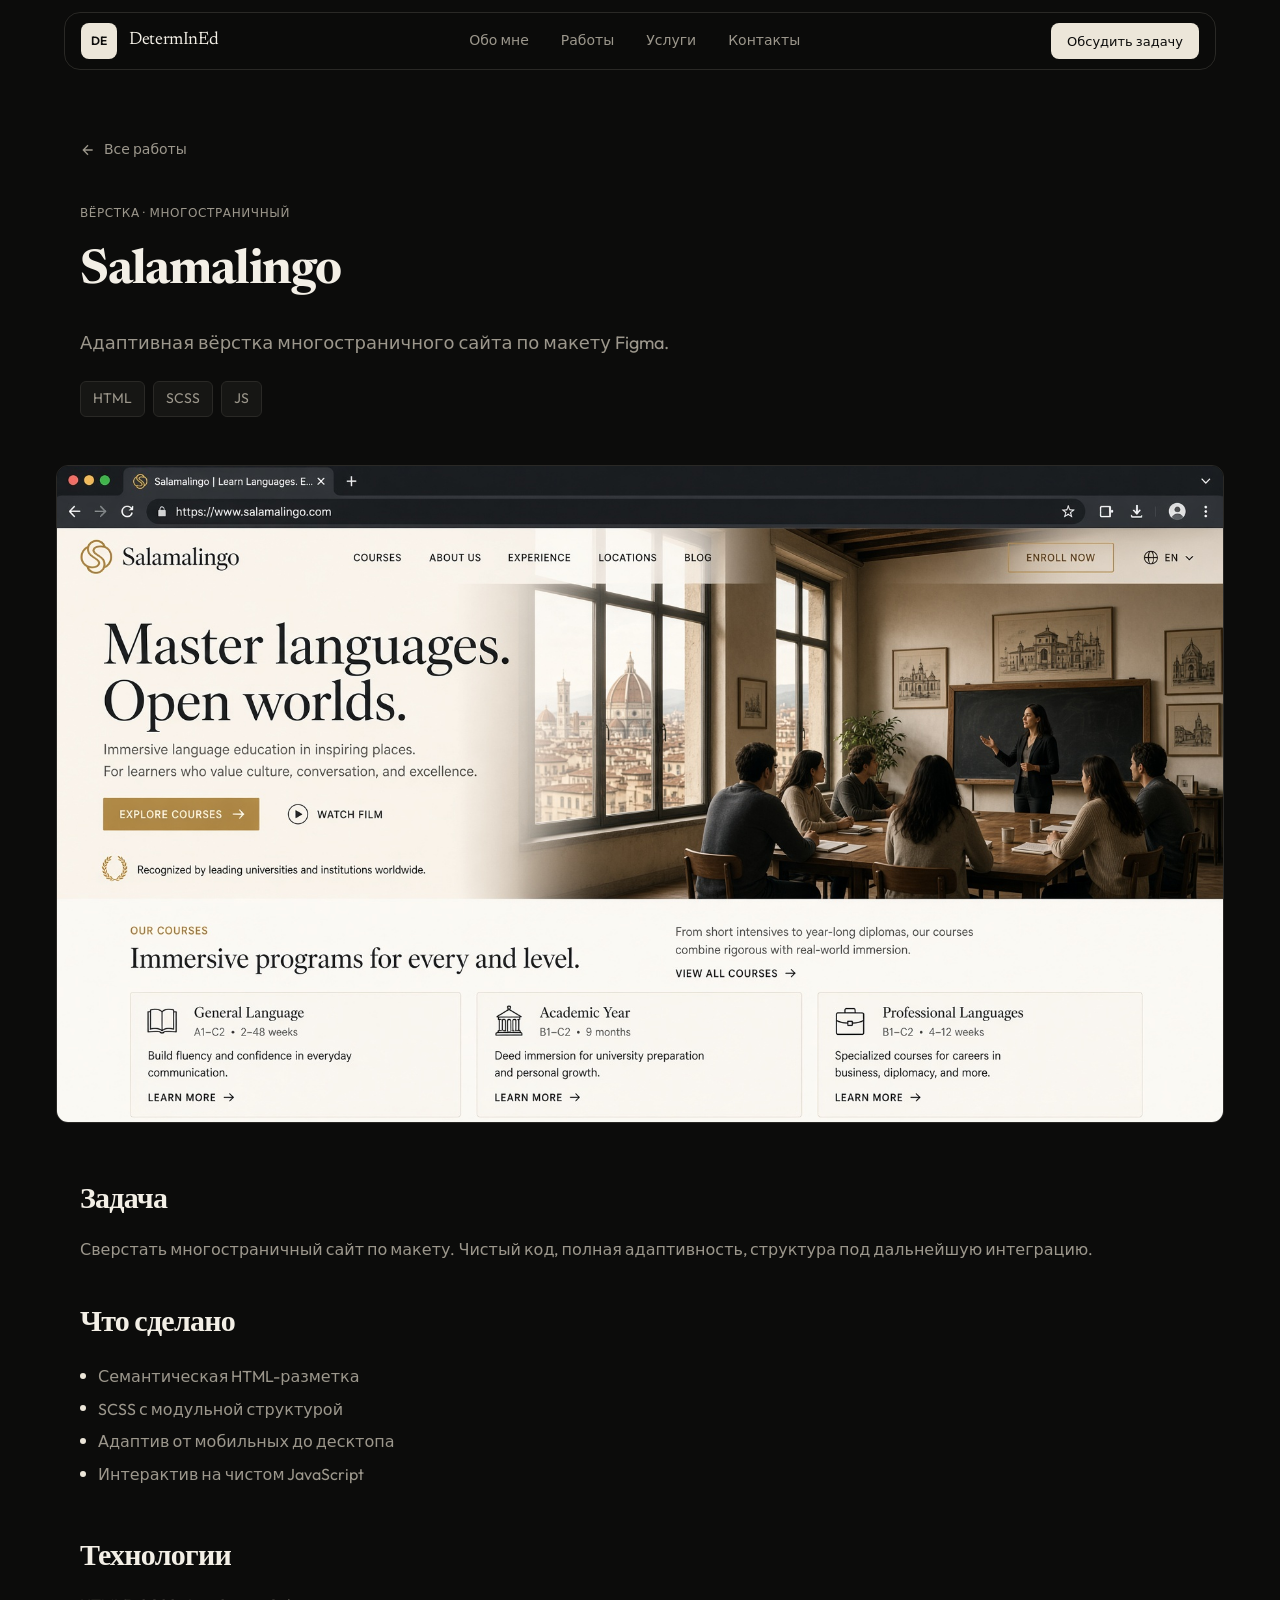
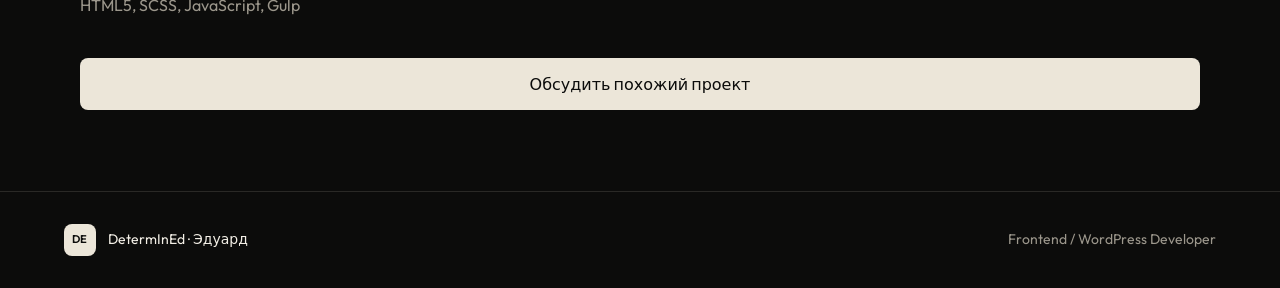
<file: projects/salamalingo.html>
<!DOCTYPE html>
<html lang="ru">
<head>
  <meta charset="utf-8" />
  <meta name="viewport" content="width=device-width, initial-scale=1" />
  <title>Salamalingo — DetermInEd</title>
  <meta name="description" content="Адаптивная вёрстка многостраничного сайта по макету Figma." />
  <meta name="theme-color" content="#0C0C0B" />
  <link rel="icon" type="image/svg+xml" href="../favicon.svg" />
  <link rel="preconnect" href="https://fonts.googleapis.com" />
  <link rel="preconnect" href="https://fonts.gstatic.com" crossorigin />
  <link href="https://fonts.googleapis.com/css2?family=IBM+Plex+Mono:wght@400;500&family=Newsreader:opsz,wght@6..72,500;6..72,600&family=Outfit:wght@400;500;600&display=swap" rel="stylesheet" />
  <link rel="stylesheet" href="../css/styles.css" />
</head>
<body>
  <header class="site-header">
    <div class="nav-bar">
      <a href="../index.html" class="logo">
        <span class="logo-mark">DE</span>
        <span class="logo-text">DetermInEd</span>
      </a>
      <nav class="nav-links">
        <a href="../index.html#about">Обо мне</a>
        <a href="../index.html#work">Работы</a>
        <a href="../index.html#services">Услуги</a>
        <a href="../index.html#contact">Контакты</a>
      </nav>
      <div class="nav-cta">
        <a href="../index.html#contact" class="btn btn-primary btn-sm">Обсудить задачу</a>
      </div>
      <button type="button" class="menu-btn" id="menu-btn" aria-label="Открыть меню" aria-expanded="false">
        <svg width="20" height="20" viewBox="0 0 24 24" fill="none" stroke="currentColor" stroke-width="2"><path d="M4 6h16M4 12h16M4 18h16"/></svg>
      </button>
    </div>
    <div class="mobile-menu" id="mobile-menu">
      <nav style="padding:0.75rem">
        <a href="../index.html#about">Обо мне</a>
        <a href="../index.html#work">Работы</a>
        <a href="../index.html#services">Услуги</a>
        <a href="../index.html#contact">Контакты</a>
        <a href="../index.html#contact" class="btn btn-primary">Обсудить задачу</a>
      </nav>
    </div>
  </header>

  <article class="project-page">
    <div class="container reveal" style="max-width:73rem">
      <a href="../index.html#work" class="back-link">
        <svg width="16" height="16" viewBox="0 0 24 24" fill="none" stroke="currentColor" stroke-width="2"><path d="M19 12H5M12 19l-7-7 7-7"/></svg>
        Все работы
      </a>
      <p class="text-xs text-muted uppercase" style="margin-top:2rem; letter-spacing:0.05em">Вёрстка · многостраничный</p>
      <h1 class="font-display text-5xl tracking-tight" style="margin:0.75rem 0 0">Salamalingo</h1>
      <p class="text-lg text-muted" style="margin:1.25rem 0 0">Адаптивная вёрстка многостраничного сайта по макету Figma.</p>
      <div style="margin-top:1.5rem; display:flex; flex-wrap:wrap; gap:0.5rem">
        <span class="tag">HTML</span><span class="tag">SCSS</span><span class="tag">JS</span>
      </div>
    </div>

    <div class="project-hero-img reveal-scale reveal-delay-2">
      <img src="../images/salamalingo.jpg" alt="Salamalingo" />
    </div>

    <div class="container reveal reveal-delay-3" style="max-width:73rem; margin-top:3.5rem; display:flex; flex-direction:column; gap:2.5rem">
      <section>
        <h2 class="font-display text-3xl tracking-tight" style="margin:0">Задача</h2>
        <p class="text-muted" style="margin:0.75rem 0 0">Сверстать многостраничный сайт по макету. Чистый код, полная адаптивность, структура под дальнейшую интеграцию.</p>
      </section>
      <section>
        <h2 class="font-display text-3xl tracking-tight" style="margin:0">Что сделано</h2>
        <ul class="done-list">
          <li>Семантическая HTML-разметка</li><li>SCSS с модульной структурой</li><li>Адаптив от мобильных до десктопа</li><li>Интерактив на чистом JavaScript</li>
        </ul>
      </section>
      <section>
        <h2 class="font-display text-3xl tracking-tight" style="margin:0">Технологии</h2>
        <p class="text-muted" style="margin:0.75rem 0 0">HTML5, SCSS, JavaScript, Gulp</p>
      </section>
      <a href="../index.html#contact" class="btn btn-primary btn-lg">Обсудить похожий проект</a>
    </div>
  </article>

  <footer class="site-footer">
    <div class="footer-inner">
      <div style="display:flex; align-items:center; gap:0.75rem">
        <span class="logo-mark" style="width:2rem;height:2rem;font-size:0.7rem">DE</span>
        <span class="text-sm">DetermInEd · Эдуард</span>
      </div>
      <p class="text-sm text-muted" style="margin:0">Frontend / WordPress Developer</p>
    </div>
  </footer>
  <script src="../js/main.js"></script>
</body>
</html>
</file>
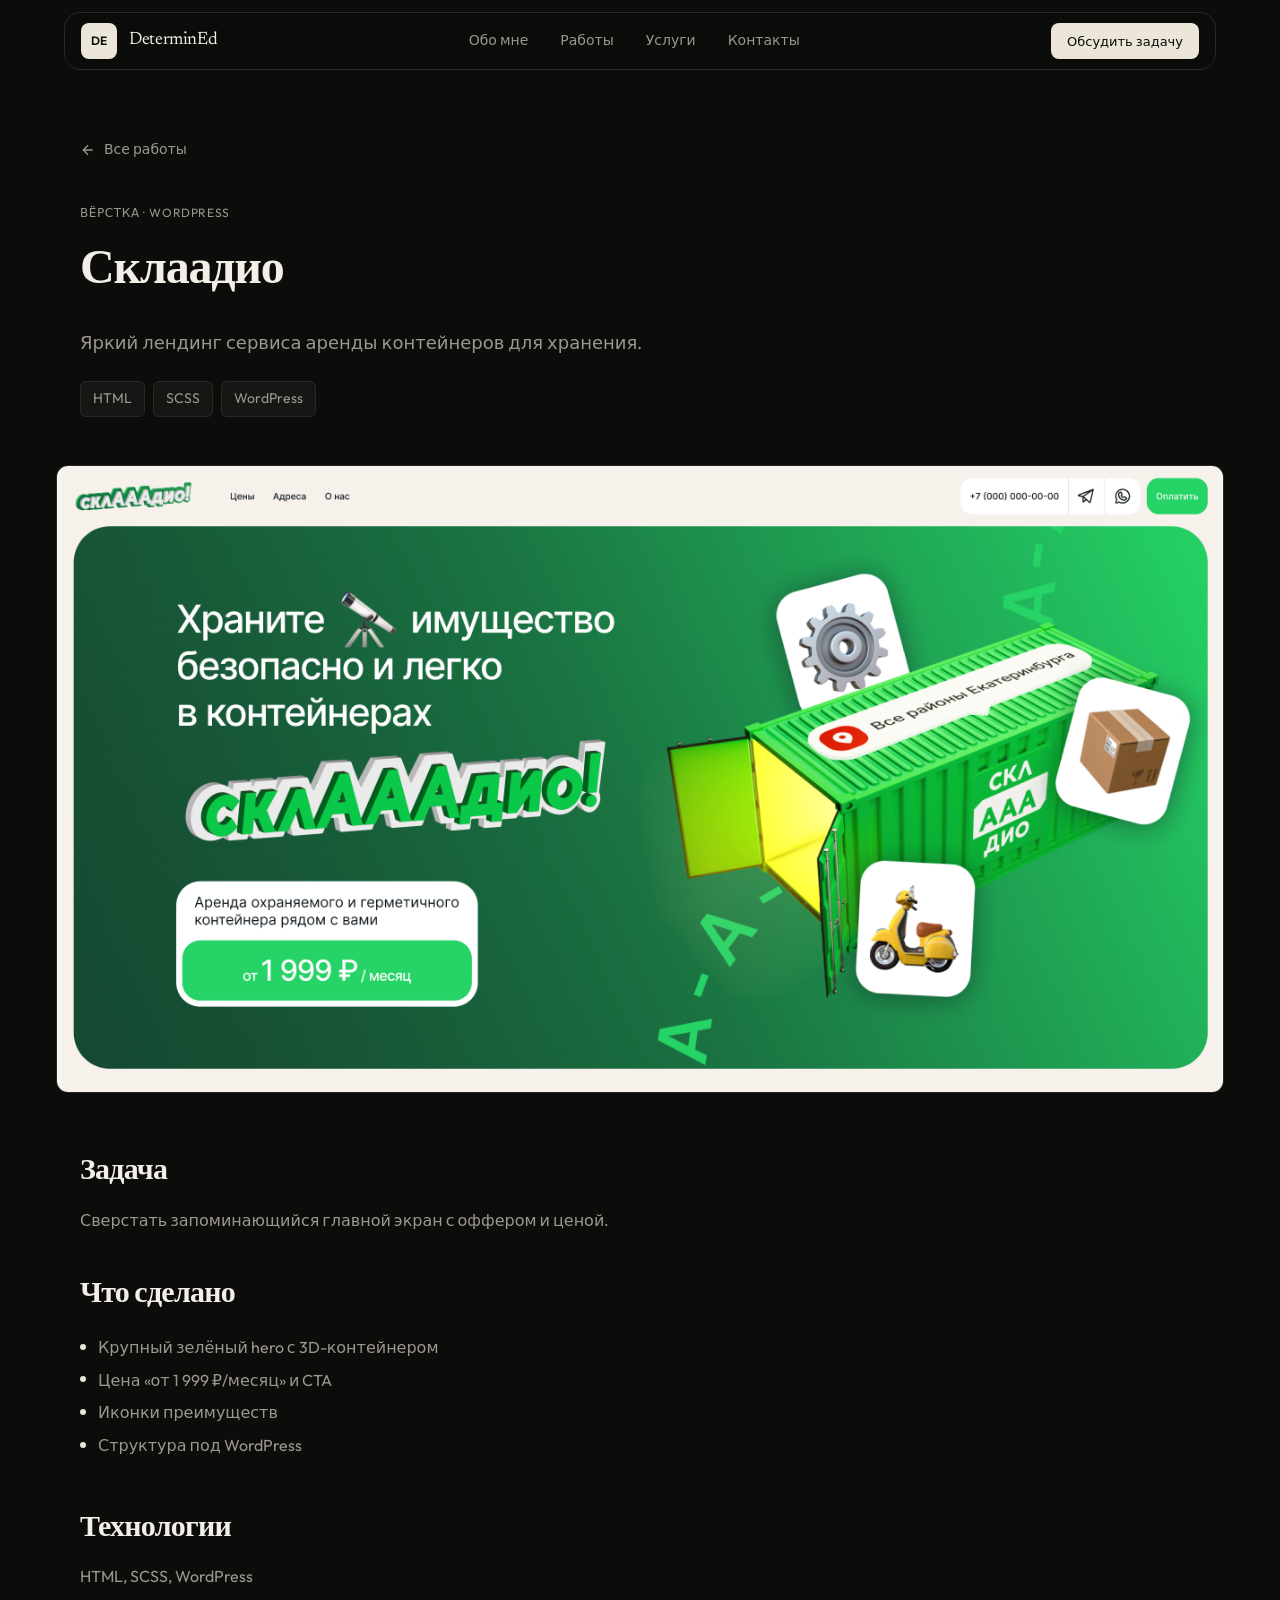
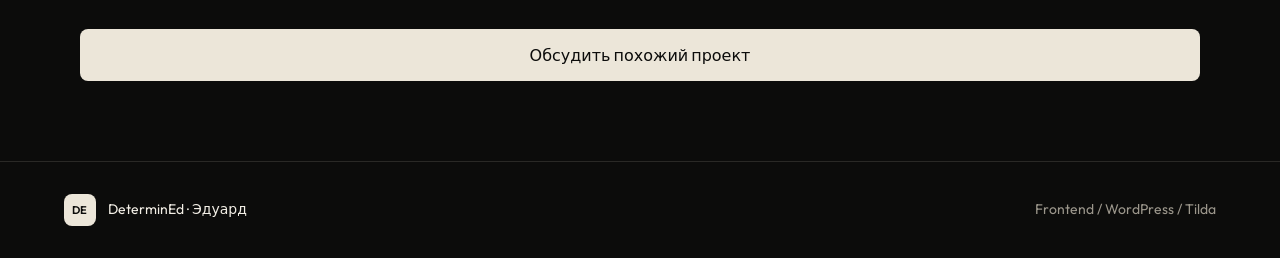
<file: projects/sklaadio.html>
<!DOCTYPE html>
<html lang="ru">
<head>
  <meta charset="utf-8" />
  <meta name="viewport" content="width=device-width, initial-scale=1" />
  <title>Склаадио — DeterminEd</title>
  <meta name="description" content="Яркий лендинг сервиса аренды контейнеров для хранения." />
  <meta name="theme-color" content="#0C0C0B" />
  <link rel="icon" type="image/svg+xml" href="../favicon.svg" />
  <link rel="preconnect" href="https://fonts.googleapis.com" />
  <link rel="preconnect" href="https://fonts.gstatic.com" crossorigin />
  <link href="https://fonts.googleapis.com/css2?family=IBM+Plex+Mono:wght@400;500&family=Newsreader:opsz,wght@6..72,500;6..72,600&family=Outfit:wght@400;500;600&display=swap" rel="stylesheet" />
  <link rel="stylesheet" href="../css/styles.css" />
</head>
<body>
  <header class="site-header">
    <div class="nav-bar">
      <a href="../index.html" class="logo">
        <span class="logo-mark">DE</span>
        <span class="logo-text">DeterminEd</span>
      </a>
      <nav class="nav-links">
        <a href="../index.html#about">Обо мне</a>
        <a href="../index.html#work">Работы</a>
        <a href="../index.html#services">Услуги</a>
        <a href="../index.html#contact">Контакты</a>
      </nav>
      <div class="nav-cta">
        <a href="../index.html#contact" class="btn btn-primary btn-sm">Обсудить задачу</a>
      </div>
      <button type="button" class="menu-btn" id="menu-btn" aria-label="Открыть меню" aria-expanded="false">
        <svg width="20" height="20" viewBox="0 0 24 24" fill="none" stroke="currentColor" stroke-width="2"><path d="M4 6h16M4 12h16M4 18h16"/></svg>
      </button>
    </div>
    <div class="mobile-menu" id="mobile-menu">
      <nav style="padding:0.75rem">
        <a href="../index.html#about">Обо мне</a>
        <a href="../index.html#work">Работы</a>
        <a href="../index.html#services">Услуги</a>
        <a href="../index.html#contact">Контакты</a>
        <a href="../index.html#contact" class="btn btn-primary">Обсудить задачу</a>
      </nav>
    </div>
  </header>

  <article class="project-page">
    <div class="container reveal" style="max-width:73rem">
      <a href="../index.html#work" class="back-link">
        <svg width="16" height="16" viewBox="0 0 24 24" fill="none" stroke="currentColor" stroke-width="2"><path d="M19 12H5M12 19l-7-7 7-7"/></svg>
        Все работы
      </a>
      <p class="text-xs text-muted uppercase" style="margin-top:2rem; letter-spacing:0.05em">Вёрстка · WordPress</p>
      <h1 class="font-display text-5xl tracking-tight" style="margin:0.75rem 0 0">Склаадио</h1>
      <p class="text-lg text-muted" style="margin:1.25rem 0 0">Яркий лендинг сервиса аренды контейнеров для хранения.</p>
      <div style="margin-top:1.5rem; display:flex; flex-wrap:wrap; gap:0.5rem">
        <span class="tag">HTML</span><span class="tag">SCSS</span><span class="tag">WordPress</span>
      </div>
    </div>

    <div class="project-hero-img reveal-scale reveal-delay-2">
      <img src="../images/sklaadio.png" alt="Склаадио" />
    </div>

    <div class="container reveal reveal-delay-3" style="max-width:73rem; margin-top:3.5rem; display:flex; flex-direction:column; gap:2.5rem">
      <section>
        <h2 class="font-display text-3xl tracking-tight" style="margin:0">Задача</h2>
        <p class="text-muted" style="margin:0.75rem 0 0">Сверстать запоминающийся главной экран с оффером и ценой.</p>
      </section>
      <section>
        <h2 class="font-display text-3xl tracking-tight" style="margin:0">Что сделано</h2>
        <ul class="done-list">
          <li>Крупный зелёный hero с 3D-контейнером</li><li>Цена «от 1 999 ₽/месяц» и CTA</li><li>Иконки преимуществ</li><li>Структура под WordPress</li>
        </ul>
      </section>
      <section>
        <h2 class="font-display text-3xl tracking-tight" style="margin:0">Технологии</h2>
        <p class="text-muted" style="margin:0.75rem 0 0">HTML, SCSS, WordPress</p>
      </section>
      <a href="../index.html#contact" class="btn btn-primary btn-lg">Обсудить похожий проект</a>
    </div>
  </article>

  <footer class="site-footer">
    <div class="footer-inner">
      <div style="display:flex; align-items:center; gap:0.75rem">
        <span class="logo-mark" style="width:2rem;height:2rem;font-size:0.7rem">DE</span>
        <span class="text-sm">DeterminEd · Эдуард</span>
      </div>
      <p class="text-sm text-muted" style="margin:0">Frontend / WordPress / Tilda</p>
    </div>
  </footer>
  <script src="../js/main.js"></script>
</body>
</html>
</file>
<file: css/styles.css>
/* DetermInEd portfolio — pure static */

:root {
  --bg: #0c0c0b;
  --surface: #161614;
  --surface-2: #1d1c19;
  --fg: #f3efe6;
  --muted: #9c978c;
  --subtle: #6f6b63;
  --primary: #ece6d9;
  --primary-fg: #0c0c0b;
  --border: #2a2926;
  --font-sans: "Outfit", ui-sans-serif, system-ui, sans-serif;
  --font-display: "Newsreader", "Iowan Old Style", "Times New Roman", serif;
  --font-mono: "IBM Plex Mono", ui-monospace, Menlo, monospace;
  --radius: 0.75rem;
  --max: 72rem;
}

*, *::before, *::after { box-sizing: border-box; }

html { scroll-behavior: smooth; }

body {
  margin: 0;
  background: var(--bg);
  color: var(--fg);
  font-family: var(--font-sans);
  line-height: 1.55;
  -webkit-font-smoothing: antialiased;
  min-height: 100vh;
}

::selection {
  background: color-mix(in oklab, var(--primary) 30%, transparent);
  color: var(--fg);
}

img { max-width: 100%; display: block; }

a { color: inherit; text-decoration: none; }

button {
  font: inherit;
  cursor: pointer;
  border: none;
  background: none;
  color: inherit;
}

/* Typography */
.font-display { font-family: var(--font-display); }
.font-mono { font-family: var(--font-mono); }
.text-muted { color: var(--muted); }
.text-xs { font-size: 0.75rem; }
.text-sm { font-size: 0.875rem; }
.text-lg { font-size: 1.125rem; }
.text-xl { font-size: 1.25rem; }
.text-2xl { font-size: 1.5rem; }
.text-3xl { font-size: 1.875rem; }
.text-4xl { font-size: 2.25rem; }
.text-5xl { font-size: 3rem; }
.text-6xl { font-size: 3.75rem; }
.text-7xl { font-size: 4.5rem; }
.tracking-tight { letter-spacing: -0.025em; }
.uppercase { text-transform: uppercase; }
.leading-tight { line-height: 0.95; }

/* Layout helpers */
.container {
  max-width: var(--max);
  margin-inline: auto;
  padding-inline: 1.1rem;
}

.section {
  padding-block: 3.25rem;
  border-top: 1px solid var(--border);
  scroll-margin-top: 5rem;
}

.section-label {
  font-family: var(--font-mono);
  font-size: 0.75rem;
  letter-spacing: 0.18em;
  color: var(--muted);
}

/* Buttons */
.btn {
  display: inline-flex;
  align-items: center;
  justify-content: center;
  height: 2.75rem;
  padding-inline: 1.25rem;
  border-radius: 0.5rem;
  font-size: 0.875rem;
  font-weight: 500;
  transition: background 0.15s, color 0.15s, border-color 0.15s;
  white-space: nowrap;
}

.btn-primary {
  background: var(--primary);
  color: var(--primary-fg);
}
.btn-primary:hover { filter: brightness(0.95); }

.btn-outline {
  border: 1px solid var(--border);
  color: var(--fg);
  background: transparent;
}
.btn-outline:hover { border-color: color-mix(in oklab, var(--primary) 40%, var(--border)); }

.btn-lg { height: 3.25rem; padding-inline: 1.5rem; font-size: 1rem; }
.btn-sm { height: 2.25rem; padding-inline: 1rem; font-size: 0.8125rem; }

/* Nav */
.site-header {
  position: fixed;
  inset-inline: 0;
  top: 0;
  z-index: 50;
  padding: 0.75rem 0.75rem 0;
}

.nav-bar {
  max-width: var(--max);
  margin-inline: auto;
  display: flex;
  align-items: center;
  justify-content: space-between;
  gap: 1rem;
  padding: 0.625rem 1rem;
  border: 1px solid var(--border);
  border-radius: 1rem;
  background: color-mix(in oklab, var(--bg) 80%, transparent);
  backdrop-filter: blur(12px);
}

.logo {
  display: flex;
  align-items: center;
  gap: 0.75rem;
}

.logo-mark {
  display: flex;
  align-items: center;
  justify-content: center;
  width: 2.25rem;
  height: 2.25rem;
  border-radius: 0.5rem;
  background: var(--primary);
  color: var(--primary-fg);
  font-size: 0.75rem;
  font-weight: 600;
  letter-spacing: 0.02em;
}

.logo-text {
  font-family: var(--font-display);
  font-size: 1.125rem;
  letter-spacing: -0.02em;
}

.nav-links {
  display: none;
  align-items: center;
  gap: 2rem;
}

.nav-links a {
  font-size: 0.875rem;
  color: var(--muted);
  transition: color 0.15s;
}
.nav-links a:hover { color: var(--fg); }

.nav-cta { display: none; }

.menu-btn {
  display: flex;
  align-items: center;
  justify-content: center;
  width: 2.75rem;
  height: 2.75rem;
  border-radius: 0.75rem;
}

.mobile-menu {
  max-width: var(--max);
  margin: 0.5rem auto 0;
  border: 1px solid var(--border);
  border-radius: 1rem;
  background: var(--surface);
  overflow: hidden;
  display: none;
}
.mobile-menu.open { display: block; }

.mobile-menu a {
  display: block;
  padding: 0.75rem 1rem;
  font-size: 1rem;
  border-radius: 0.75rem;
}
.mobile-menu .btn { width: calc(100% - 1.5rem); margin: 0.5rem 0.75rem 0.75rem; }

/* Hero */
.hero h1 {
  font-size: 2.6rem;
  line-height: 0.95;
}
@media (min-width: 640px) {
  .hero h1 { font-size: 3.25rem; }
}

.hero {
  position: relative;
  overflow: hidden;
  padding: 6.25rem 1.1rem 2.75rem;
}
.hero::before {
  content: "";
  position: absolute;
  inset: 0;
  background: radial-gradient(80% 50% at 80% 0%, color-mix(in oklab, var(--primary) 7%, transparent), transparent 60%);
  pointer-events: none;
}

.hero-grid {
  position: relative;
  max-width: var(--max);
  margin-inline: auto;
  display: grid;
  gap: 1.75rem;
}

.hero-card {
  border: 1px solid var(--border);
  border-radius: 0.75rem;
  background: var(--surface);
  padding: 1.5rem;
}

.hero-card-top {
  display: flex;
  align-items: center;
  justify-content: space-between;
  gap: 1rem;
}

.hero-avatar-wrap {
  width: 5.5rem;
  height: 5.5rem;
  border-radius: 50%;
  overflow: hidden;
  flex-shrink: 0;
  border: 2px solid var(--border);
  box-shadow: 0 0 0 4px color-mix(in oklab, var(--primary) 12%, transparent);
  background: var(--surface-2);
}

.hero-avatar {
  width: 100%;
  height: 100%;
  object-fit: unset;
  /* Крути эти % чтобы сдвинуть лицо: X Y */
  object-position: 45% 28%;
  display: block;
}

@media (min-width: 768px) {
  .hero-avatar-wrap {
    width: 8.5rem;
    height: 8.5rem;
  }
}


.stats {
  display: grid;
  grid-template-columns: 1fr 1fr;
  gap: 1px;
  margin-top: 2rem;
  border: 1px solid var(--border);
  border-radius: 0.5rem;
  overflow: hidden;
  background: var(--border);
}

.stats > div {
  background: var(--surface-2);
  padding: 1.25rem 1rem;
}

.stats dt { font-size: 0.75rem; color: var(--muted); }
.stats dd {
  margin: 0.25rem 0 0;
  font-family: var(--font-display);
  font-size: 1.875rem;
  letter-spacing: -0.02em;
  font-variant-numeric: tabular-nums;
}

/* Cards & tags */
.tag {
  display: inline-block;
  padding: 0.375rem 0.75rem;
  border: 1px solid var(--border);
  border-radius: 0.375rem;
  font-size: 0.875rem;
  color: var(--muted);
  background: var(--surface);
}

.tag-sm {
  padding: 0.25rem 0.625rem;
  font-size: 0.75rem;
  background: var(--bg);
  border: none;
}

.pill {
  display: inline-block;
  padding: 0.5rem 1rem;
  border: 1px solid var(--border);
  border-radius: 999px;
  font-size: 0.875rem;
  transition: border-color 0.15s;
}
.pill:hover { border-color: color-mix(in oklab, var(--primary) 40%, var(--border)); }

/* Filter buttons */
.filter-btn {
  height: 2.75rem;
  padding-inline: 1rem;
  border-radius: 999px;
  border: 1px solid var(--border);
  font-size: 0.875rem;
  color: var(--muted);
  transition: all 0.15s;
}
.filter-btn:hover { color: var(--fg); }
.filter-btn.active {
  border-color: var(--primary);
  background: var(--primary);
  color: var(--primary-fg);
}

/* Project cards + mobile slider */
.projects-slider-wrap {
  margin-top: 1.5rem;
  position: relative;
}

.projects-grid {
  display: flex;
  gap: 1rem;
  margin-top: 0;
  overflow-x: auto;
  scroll-snap-type: x mandatory;
  scroll-behavior: smooth;
  -webkit-overflow-scrolling: touch;
  padding-bottom: 0.5rem;
  margin-inline: -1.1rem;
  padding-inline: 1.1rem;
  scrollbar-width: none;
}
.projects-grid::-webkit-scrollbar { display: none; }

.projects-grid .project-card {
  flex: 0 0 min(85vw, 20rem);
  scroll-snap-align: start;
  max-width: 20rem;
}

.projects-dots {
  display: flex;
  justify-content: center;
  gap: 0.4rem;
  margin-top: 1rem;
}
.projects-dots button {
  width: 0.45rem;
  height: 0.45rem;
  border-radius: 999px;
  background: var(--border);
  padding: 0;
  transition: background 0.15s, width 0.15s;
}
.projects-dots button.active {
  background: var(--primary);
  width: 1.1rem;
}

.projects-hint {
  display: block;
  margin-top: 0.75rem;
  font-size: 0.75rem;
  color: var(--subtle);
  text-align: center;
}

.project-card {
  display: block;
  overflow: hidden;
  border: 1px solid var(--border);
  border-radius: 0.75rem;
  background: var(--surface);
  transition: border-color 0.2s, transform 0.2s;
}
.project-card:hover {
  border-color: color-mix(in oklab, var(--primary) 30%, var(--border));
  transform: translateY(-2px);
}

.project-card .thumb {
  aspect-ratio: 16 / 9;
  overflow: hidden;
  background: var(--surface-2);
}
.project-card .thumb img {
  width: 100%;
  height: 100%;
  object-fit: cover;
  transition: transform 0.5s ease-out;
}
.project-card:hover .thumb img { transform: scale(1.03); }

.project-card .body { padding: 1.5rem; }

.project-card h3 {
  margin: 0.5rem 0 0;
  font-family: var(--font-display);
  font-size: 1.5rem;
  letter-spacing: -0.02em;
}

/* Service cards */
.services-grid {
  display: grid;
  gap: 1rem;
  margin-top: 2.5rem;
}

.service-card {
  display: flex;
  flex-direction: column;
  border: 1px solid var(--border);
  border-radius: 0.5rem;
  background: var(--bg);
  padding: 1.75rem;
}

.service-card .price {
  font-family: var(--font-display);
  font-size: 1.5rem;
  letter-spacing: -0.02em;
}

/* Contact links */
.contact-link {
  display: flex;
  align-items: center;
  justify-content: space-between;
  padding: 1.25rem 1.25rem;
  border: 1px solid var(--border);
  border-radius: 0.5rem;
  background: var(--surface);
  transition: border-color 0.15s;
}
.contact-link:hover {
  border-color: color-mix(in oklab, var(--primary) 35%, var(--border));
}

/* Footer */
.site-footer {
  border-top: 1px solid var(--border);
  padding: 2rem 1.5rem;
}
.footer-inner {
  max-width: var(--max);
  margin-inline: auto;
  display: flex;
  flex-direction: column;
  align-items: center;
  gap: 1rem;
  text-align: center;
}

/* Project detail page */
.project-page { padding: 6.25rem 1.1rem 3rem; }
.back-link {
  display: inline-flex;
  align-items: center;
  gap: 0.5rem;
  height: 2.75rem;
  font-size: 0.875rem;
  color: var(--muted);
  transition: color 0.15s;
}
.back-link:hover { color: var(--fg); }

.project-hero-img {
  max-width: 73rem;
  margin: 3rem auto 0;
  border: 1px solid var(--border);
  border-radius: 0.75rem;
  overflow: hidden;
}
.project-hero-img img {
  width: 100%;
  /* aspect-ratio: 16 / 9; */
  object-fit: cover;
}

.done-list {
  list-style: none;
  padding: 0;
  margin: 1rem 0 0;
}
.done-list li {
  display: flex;
  gap: 0.75rem;
  color: var(--muted);
  margin-bottom: 0.5rem;
}
.done-list li::before {
  content: "";
  flex-shrink: 0;
  width: 0.375rem;
  height: 0.375rem;
  margin-top: 0.55rem;
  border-radius: 50%;
  background: var(--primary);
}

/* Stack grid */
.stack-grid {
  display: grid;
  gap: 1rem;
  margin-top: 2.5rem;
}
.stack-card {
  border: 1px solid var(--border);
  border-radius: 0.5rem;
  background: var(--bg);
  padding: 1.5rem;
}

/* Responsive */
@media (min-width: 768px) {
  .nav-links { display: flex; }
  .nav-cta { display: block; }
  .menu-btn { display: none; }
  .mobile-menu { display: none !important; }

  .container { padding-inline: 1.5rem; }
  .section {
    padding-block: 6rem;
    scroll-margin-top: 6rem;
  }

  .hero { padding: 10rem 1.5rem 7rem; }
  .hero-grid {
    grid-template-columns: 1.15fr 0.85fr;
    align-items: center;
    gap: 3.5rem;
  }
  .hero-card { padding: 2rem; }

  .text-5xl { font-size: 3rem; }
  .text-6xl { font-size: 3.75rem; }
  .text-7xl { font-size: 4.5rem; }

  .projects-slider-wrap { margin-top: 2.5rem; }
  .projects-grid {
    display: grid;
    grid-template-columns: 1fr 1fr;
    gap: 1.5rem;
    overflow: visible;
    margin-inline: 0;
    padding-inline: 0;
    padding-bottom: 0;
    scroll-snap-type: none;
  }
  .projects-grid .project-card {
    flex: none;
    max-width: none;
    scroll-snap-align: none;
  }
  .projects-dots,
  .projects-hint { display: none; }

  .services-grid { grid-template-columns: 1fr 1fr; }
  .stack-grid { grid-template-columns: 1fr 1fr 1fr; }

  .footer-inner {
    flex-direction: row;
    justify-content: space-between;
    text-align: left;
  }

  .project-page { padding: 8rem 1.5rem 5rem; }
}

@media (min-width: 1024px) {
  .about-grid { grid-template-columns: 1fr 1fr; }
  .contact-grid { grid-template-columns: 1fr 1fr; align-items: center; }
}

/* ===== Appear / reveal animations ===== */
.reveal {
  opacity: 0;
  transform: translateY(28px);
  transition:
    opacity 0.7s cubic-bezier(0.22, 1, 0.36, 1),
    transform 0.7s cubic-bezier(0.22, 1, 0.36, 1);
  will-change: opacity, transform;
}

.reveal.is-visible {
  opacity: 1;
  transform: translateY(0);
}

/* Stagger delays for children */
.reveal-delay-1 { transition-delay: 0.08s; }
.reveal-delay-2 { transition-delay: 0.16s; }
.reveal-delay-3 { transition-delay: 0.24s; }
.reveal-delay-4 { transition-delay: 0.32s; }
.reveal-delay-5 { transition-delay: 0.40s; }
.reveal-delay-6 { transition-delay: 0.48s; }

/* Soft scale variant for cards */
.reveal-scale {
  opacity: 0;
  transform: translateY(20px) scale(0.97);
  transition:
    opacity 0.65s cubic-bezier(0.22, 1, 0.36, 1),
    transform 0.65s cubic-bezier(0.22, 1, 0.36, 1);
  will-change: opacity, transform;
}
.reveal-scale.is-visible {
  opacity: 1;
  transform: translateY(0) scale(1);
}

/* Hero: animate on load, not on scroll */
.hero-animate {
  opacity: 0;
  transform: translateY(20px);
  animation: heroIn 0.85s cubic-bezier(0.22, 1, 0.36, 1) forwards;
}
.hero-animate-delay { animation-delay: 0.15s; }
.hero-animate-delay-2 { animation-delay: 0.28s; }

@keyframes heroIn {
  to {
    opacity: 1;
    transform: translateY(0);
  }
}

@media (prefers-reduced-motion: reduce) {
  html { scroll-behavior: auto; }
  *, *::before, *::after {
    animation-duration: 0.01ms !important;
    transition-duration: 0.01ms !important;
  }
  .reveal,
  .reveal-scale,
  .hero-animate {
    opacity: 1 !important;
    transform: none !important;
    animation: none !important;
    transition: none !important;
  }
}
</file>
